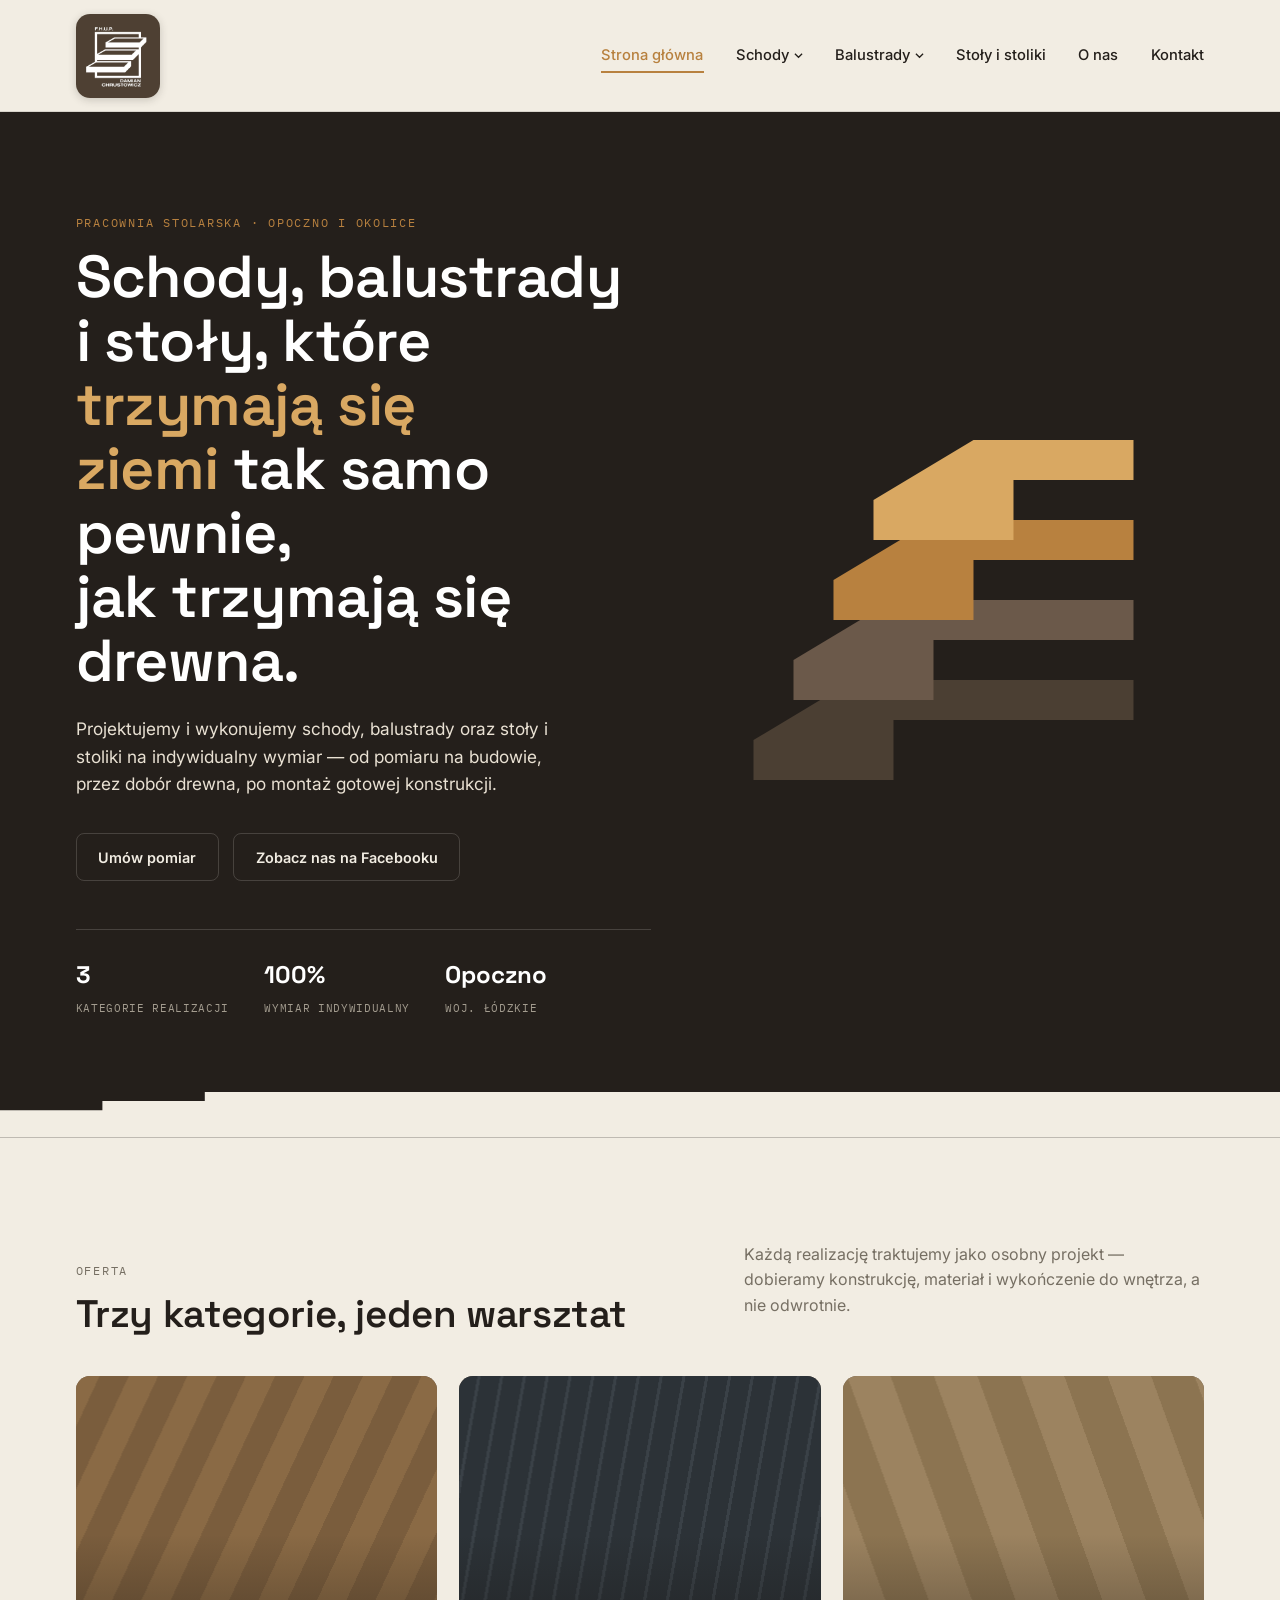
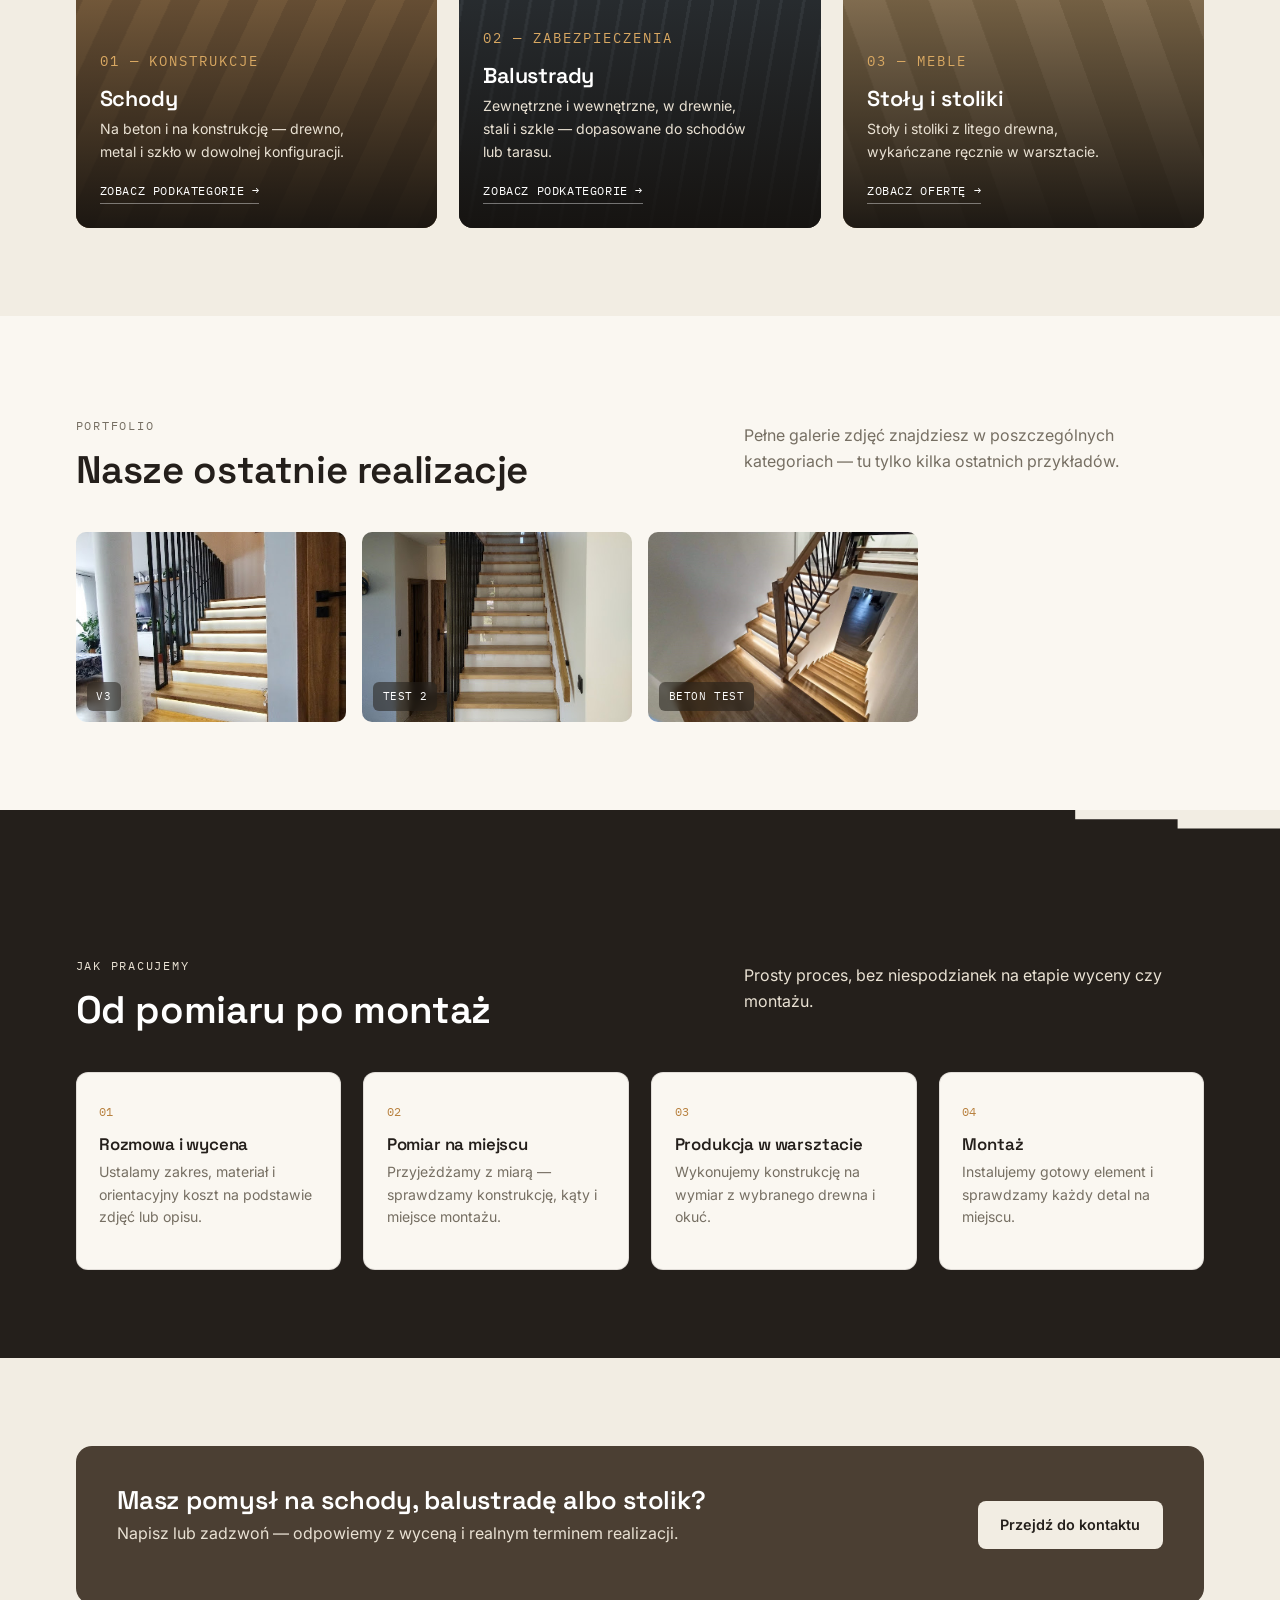
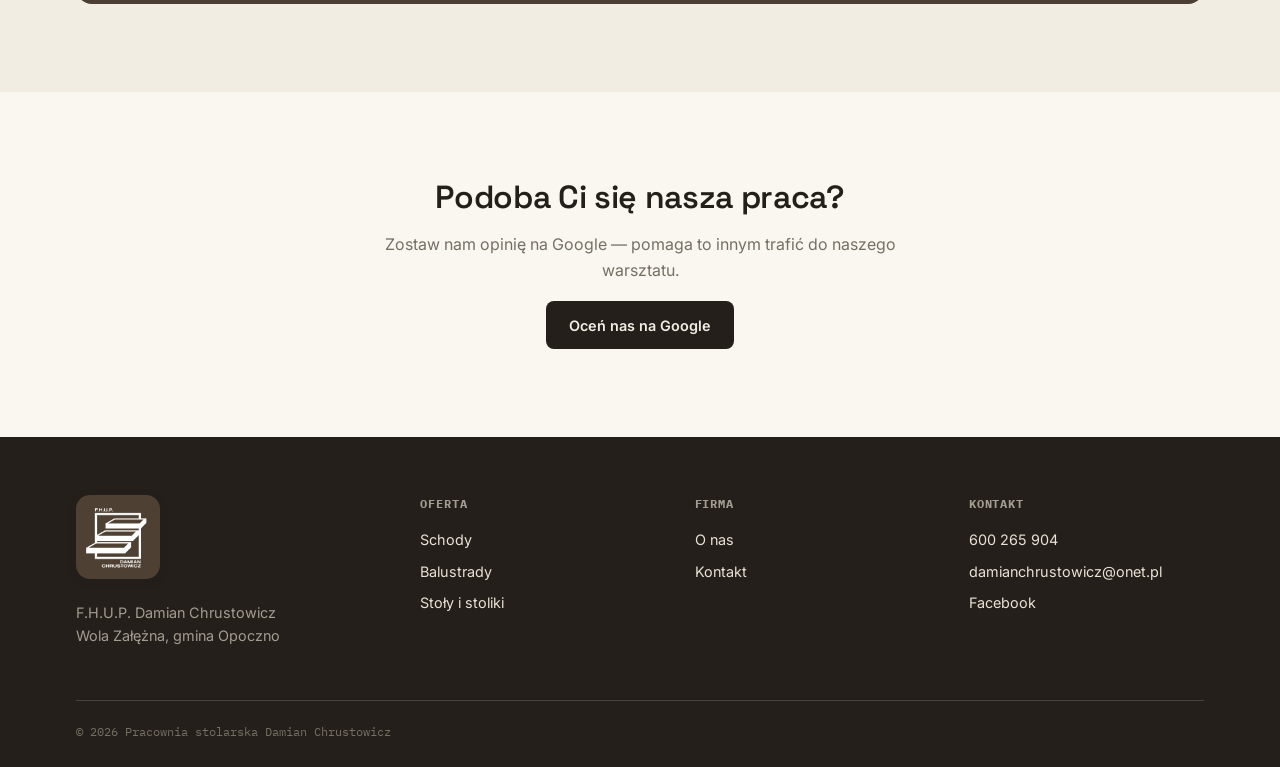
<file: index.html>
<!DOCTYPE html>
<html lang="pl">
<head>
<meta charset="UTF-8">
<meta name="viewport" content="width=device-width, initial-scale=1.0">
<title>F.H.U.P. Damian Chrustowicz — Schody, balustrady i stoły na wymiar | Opoczno</title>
<meta name="description" content="Pracownia stolarska Damian Chrustowicz — schody, balustrady oraz stoły i stoliki wykonywane na wymiar w okolicach Opoczna.">
<link rel="icon" href="assets/img/logo.png">
<link rel="stylesheet" href="assets/css/style.css">
</head>
<body>

<header class="topbar">
  <div class="topbar-inner">
    <a href="index.html" class="brand">
      <span class="brand-mark"><img src="assets/img/logo.png" alt="Logo F.H.U.P. Damian Chrustowicz"></span>
    </a>
    <ul class="nav-desktop">
      <li><a href="index.html" class="nav-link">Strona główna</a></li>
      <li>
        <a href="schody.html" class="nav-link has-dropdown">Schody
          <svg class="caret" viewBox="0 0 10 6" fill="none"><path d="M1 1L5 5L9 1" stroke="currentColor" stroke-width="1.4"/></svg>
        </a>
        <div class="dropdown">
          <a href="schody-na-beton.html">Schody na beton<small>Okładziny na konstrukcję betonową</small></a>
          <a href="schody-na-konstrukcje.html">Schody na konstrukcję<small>Pełna konstrukcja od podstaw</small></a>
        </div>
      </li>
      <li>
        <a href="balustrady.html" class="nav-link has-dropdown">Balustrady
          <svg class="caret" viewBox="0 0 10 6" fill="none"><path d="M1 1L5 5L9 1" stroke="currentColor" stroke-width="1.4"/></svg>
        </a>
        <div class="dropdown">
          <a href="balustrady-zewnetrzne.html">Balustrady zewnętrzne<small>Taras, balkon, wejście</small></a>
          <a href="balustrady-wewnetrzne.html">Balustrady wewnętrzne<small>Przy schodach i antresoli</small></a>
        </div>
      </li>
      <li><a href="stoliki.html" class="nav-link">Stoły i stoliki</a></li>      <li><a href="o-nas.html" class="nav-link">O nas</a></li>
      <li><a href="kontakt.html" class="nav-link">Kontakt</a></li>
    </ul>
    <button class="nav-toggle" aria-label="Otwórz menu" aria-expanded="false"><span></span></button>
  </div>
</header>

<section class="hero">
  <div class="hero-grid">
    <div class="reveal is-visible">
      <p class="eyebrow">Pracownia stolarska · Opoczno i okolice</p>
      <h1>Schody, balustrady<br>i stoły, które <em>trzymają się<br>ziemi</em> tak samo pewnie,<br>jak trzymają się drewna.</h1>
      <p class="lead">Projektujemy i wykonujemy schody, balustrady oraz stoły i stoliki na indywidualny wymiar — od pomiaru na budowie, przez dobór drewna, po montaż gotowej konstrukcji.</p>
      <div class="hero-cta">
        <a href="kontakt.html" class="btn btn-ghost on-dark">Umów pomiar</a>
        <a href="https://www.facebook.com/profile.php?id=61567282287597" class="btn btn-ghost on-dark">Zobacz nas na Facebooku</a>
      </div>
      <div class="hero-meta">
        <div><strong>3</strong><span>Kategorie realizacji</span></div>
        <div><strong>100%</strong><span>Wymiar indywidualny</span></div>
        <div><strong>Opoczno</strong><span>Woj. łódzkie</span></div>
      </div>
    </div>
    <div class="stairs-signature" aria-hidden="true">
      <svg viewBox="0 0 420 420">
        <g class="stair-step">
          <path d="M20 340 L120 280 L400 280 L400 320 L160 320 L160 380 L20 380 Z" fill="#4b3f33"/>
        </g>
        <g class="stair-step">
          <path d="M60 260 L160 200 L400 200 L400 240 L200 240 L200 300 L60 300 Z" fill="#6b594a"/>
        </g>
        <g class="stair-step">
          <path d="M100 180 L200 120 L400 120 L400 160 L240 160 L240 220 L100 220 Z" fill="#b8813f"/>
        </g>
        <g class="stair-step">
          <path d="M140 100 L240 40 L400 40 L400 80 L280 80 L280 140 L140 140 Z" fill="#d9a862"/>
        </g>
      </svg>
    </div>
  </div>
  <div class="stepped-divider to-cream" aria-hidden="true"></div>
</section>

<section class="section">
  <div class="wrap">
    <div class="section-head reveal">
      <div>
        <p class="eyebrow">Oferta</p>
        <h2>Trzy kategorie, jeden warsztat</h2>
      </div>
      <p>Każdą realizację traktujemy jako osobny projekt — dobieramy konstrukcję, materiał i wykończenie do wnętrza, a nie odwrotnie.</p>
    </div>

    <div class="cat-grid reveal-stagger">
      <a href="schody.html" class="cat-card">
        <div class="cat-ph ph-schody"></div>
        <div class="cat-card-body">
          <p class="eyebrow">01 — konstrukcje</p>
          <h3>Schody</h3>
          <p>Na beton i na konstrukcję — drewno, metal i szkło w dowolnej konfiguracji.</p>
          <span class="cat-link">Zobacz podkategorie →</span>
        </div>
      </a>
      <a href="balustrady.html" class="cat-card">
        <div class="cat-ph ph-balustrady"></div>
        <div class="cat-card-body">
          <p class="eyebrow">02 — zabezpieczenia</p>
          <h3>Balustrady</h3>
          <p>Zewnętrzne i wewnętrzne, w drewnie, stali i szkle — dopasowane do schodów lub tarasu.</p>
          <span class="cat-link">Zobacz podkategorie →</span>
        </div>
      </a>
      <a href="stoliki.html" class="cat-card">
        <div class="cat-ph ph-stoliki"></div>
        <div class="cat-card-body">
          <p class="eyebrow">03 — meble</p>
          <h3>Stoły i stoliki</h3>
          <p>Stoły i stoliki z litego drewna, wykańczane ręcznie w warsztacie.</p>
          <span class="cat-link">Zobacz ofertę →</span>
        </div>
      </a>
    </div>
  </div>
</section>

<section class="section paper">
  <div class="wrap">
    <div class="section-head reveal">
      <div>
        <p class="eyebrow">Portfolio</p>
        <h2>Nasze ostatnie realizacje</h2>
      </div>
      <p>Pełne galerie zdjęć znajdziesz w poszczególnych kategoriach — tu tylko kilka ostatnich przykładów.</p>
    </div>
    <div class="gallery" id="gallery-root" data-limit="6"></div>
  </div>
</section>

<div class="stepped-divider flip to-dark" aria-hidden="true"></div>
<section class="section dark">
  <div class="wrap">
    <div class="section-head reveal">
      <div>
        <p class="eyebrow">Jak pracujemy</p>
        <h2 style="color:#fff">Od pomiaru po montaż</h2>
      </div>
      <p>Prosty proces, bez niespodzianek na etapie wyceny czy montażu.</p>
    </div>
    <div class="process reveal-stagger">
      <div class="process-item">
        <span class="num">01</span>
        <h4>Rozmowa i wycena</h4>
        <p>Ustalamy zakres, materiał i orientacyjny koszt na podstawie zdjęć lub opisu.</p>
      </div>
      <div class="process-item">
        <span class="num">02</span>
        <h4>Pomiar na miejscu</h4>
        <p>Przyjeżdżamy z miarą — sprawdzamy konstrukcję, kąty i miejsce montażu.</p>
      </div>
      <div class="process-item">
        <span class="num">03</span>
        <h4>Produkcja w warsztacie</h4>
        <p>Wykonujemy konstrukcję na wymiar z wybranego drewna i okuć.</p>
      </div>
      <div class="process-item">
        <span class="num">04</span>
        <h4>Montaż</h4>
        <p>Instalujemy gotowy element i sprawdzamy każdy detal na miejscu.</p>
      </div>
    </div>
  </div>
</section>

<section class="section">
  <div class="wrap">
    <div class="cta-strip reveal">
      <div>
        <h3>Masz pomysł na schody, balustradę albo stolik?</h3>
        <p>Napisz lub zadzwoń — odpowiemy z wyceną i realnym terminem realizacji.</p>
      </div>
      <a href="kontakt.html" class="btn btn-primary" style="background:#f2ede3;color:#241f1b;">Przejdź do kontaktu</a>
    </div>
  </div>
</section>

<section class="section paper">
  <div class="wrap">
    <div class="reviews-box reveal">
      <h2>Podoba Ci się nasza praca?</h2>
      <p>Zostaw nam opinię na Google — pomaga to innym trafić do naszego warsztatu.</p>
      <a href="PODMIEN_NA_PRAWDZIWY_LINK_GOOGLE" target="_blank" rel="noopener" class="btn btn-primary">Oceń nas na Google</a>
    </div>
  </div>
</section>

<footer class="site-footer">
  <div class="wrap">
    <div class="footer-grid">
      <div class="footer-brand">
        <span class="brand-mark" style="display:inline-flex;"><img src="assets/img/logo.png" alt="Logo F.H.U.P. Damian Chrustowicz" style="border-radius:8px;"></span>
        <p>F.H.U.P.  Damian Chrustowicz<br> Wola Załężna, gmina Opoczno</p>
      </div>
      <div>
        <h5>Oferta</h5>
        <ul>
          <li><a href="schody.html">Schody</a></li>
          <li><a href="balustrady.html">Balustrady</a></li>
          <li><a href="stoliki.html">Stoły i stoliki</a></li>
        </ul>
      </div>
      <div>
        <h5>Firma</h5>
        <ul><li><a href="o-nas.html">O nas</a></li>
          <li><a href="kontakt.html">Kontakt</a></li>
        </ul>
      </div>
      <div>
        <h5>Kontakt</h5>
        <ul>
          <li><a href="tel:+48600265904">600 265 904</a></li>
          <li><a href="mailto:damianchrustowicz@onet.pl">damianchrustowicz@onet.pl</a></li>
          <li><a href="https://www.facebook.com/profile.php?id=61567282287597">Facebook</a></li>
        </ul>
      </div>
    </div>
    <div class="footer-bottom">
      <span>© <span data-year>2026</span> Pracownia stolarska Damian Chrustowicz</span>
    </div>
  </div>
</footer>

<script src="assets/js/script.js"></script>
<script src="assets/js/gallery.js"></script>
</body>
</html>
</file>
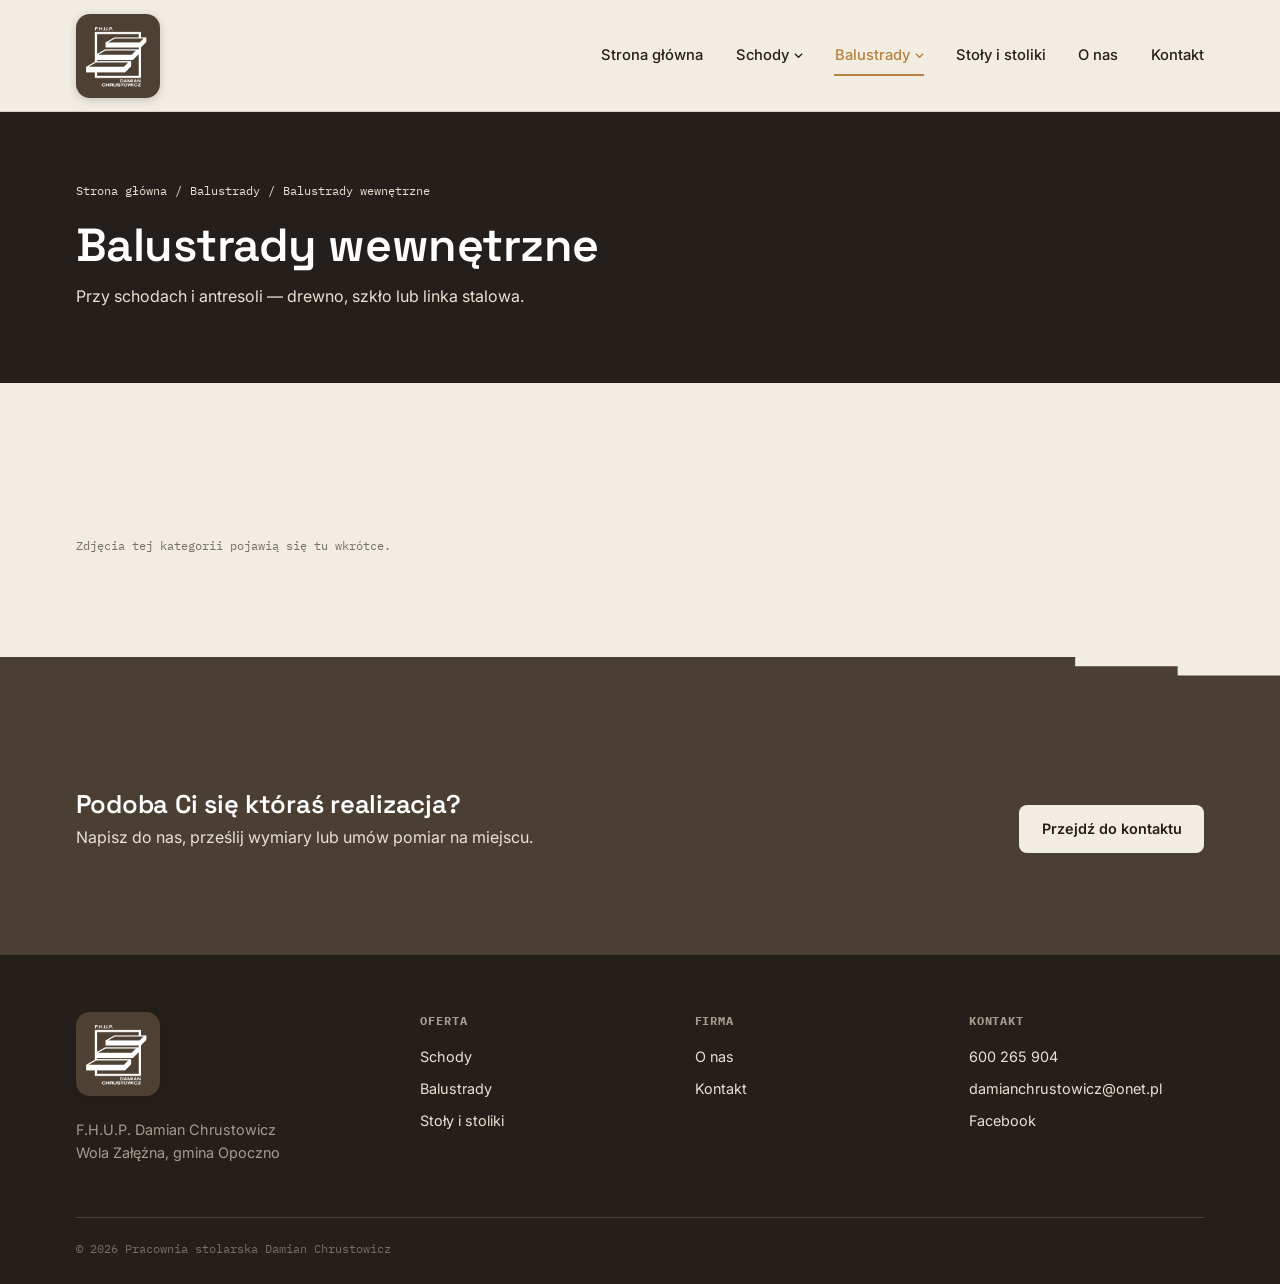
<file: balustrady-wewnetrzne.html>
<!DOCTYPE html>
<html lang="pl">
<head>
<meta charset="UTF-8">
<meta name="viewport" content="width=device-width, initial-scale=1.0">
<title>Balustrady wewnętrzne | Pracownia stolarska Damian Chrustowicz</title>
<meta name="description" content="Przy schodach i antresoli — drewno, szkło lub linka stalowa.">
<link rel="icon" href="assets/img/logo.png">
<link rel="stylesheet" href="assets/css/style.css">
</head>
<body>

<header class="topbar">
  <div class="topbar-inner">
    <a href="index.html" class="brand">
      <span class="brand-mark"><img src="assets/img/logo.png" alt="Logo F.H.U.P. Damian Chrustowicz"></span>
    </a>
    <ul class="nav-desktop">
      <li><a href="index.html" class="nav-link">Strona główna</a></li>
      <li>
        <a href="schody.html" class="nav-link has-dropdown">Schody
          <svg class="caret" viewBox="0 0 10 6" fill="none"><path d="M1 1L5 5L9 1" stroke="currentColor" stroke-width="1.4"/></svg>
        </a>
        <div class="dropdown">
          <a href="schody-na-beton.html">Schody na beton<small>Okładziny na konstrukcję betonową</small></a>
          <a href="schody-na-konstrukcje.html">Schody na konstrukcję<small>Pełna konstrukcja od podstaw</small></a>
        </div>
      </li>
      <li>
        <a href="balustrady.html" class="nav-link has-dropdown">Balustrady
          <svg class="caret" viewBox="0 0 10 6" fill="none"><path d="M1 1L5 5L9 1" stroke="currentColor" stroke-width="1.4"/></svg>
        </a>
        <div class="dropdown">
          <a href="balustrady-zewnetrzne.html">Balustrady zewnętrzne<small>Taras, balkon, wejście</small></a>
          <a href="balustrady-wewnetrzne.html">Balustrady wewnętrzne<small>Przy schodach i antresoli</small></a>
        </div>
      </li>
      <li><a href="stoliki.html" class="nav-link">Stoły i stoliki</a></li>      <li><a href="o-nas.html" class="nav-link">O nas</a></li>
      <li><a href="kontakt.html" class="nav-link">Kontakt</a></li>
    </ul>
    <button class="nav-toggle" aria-label="Otwórz menu" aria-expanded="false"><span></span></button>
  </div>
</header>

<section class="page-hero">
  <div class="wrap reveal is-visible">
    <p class="breadcrumbs"><a href="index.html">Strona główna</a> / <a href="balustrady.html">Balustrady</a> / <span>Balustrady wewnętrzne</span></p>
    <h1>Balustrady wewnętrzne</h1>
    <p>Przy schodach i antresoli — drewno, szkło lub linka stalowa.</p>
  </div>
</section>
<div class="stepped-divider to-cream" aria-hidden="true"></div>

<section class="section">
  <div class="wrap">
    <div class="gallery gallery-full" id="gallery-root" data-category="Balustrady wewnętrzne" data-limit="8"></div>  </div>
</section>

<div class="stepped-divider flip to-taupe" aria-hidden="true"></div>
<section class="section taupe">
  <div class="wrap">
    <div class="cta-strip reveal" style="background:transparent;padding:0;">
      <div>
        <h3>Podoba Ci się któraś realizacja?</h3>
        <p>Napisz do nas, prześlij wymiary lub umów pomiar na miejscu.</p>
      </div>
      <a href="kontakt.html" class="btn btn-primary" style="background:#f2ede3;color:#241f1b;">Przejdź do kontaktu</a>
    </div>
  </div>
</section>

<footer class="site-footer">
  <div class="wrap">
    <div class="footer-grid">
      <div class="footer-brand">
        <span class="brand-mark" style="display:inline-flex;"><img src="assets/img/logo.png" alt="Logo F.H.U.P. Damian Chrustowicz" style="border-radius:8px;"></span>
        <p>F.H.U.P.  Damian Chrustowicz<br> Wola Załężna, gmina Opoczno</p>
      </div>
      <div>
        <h5>Oferta</h5>
        <ul>
          <li><a href="schody.html">Schody</a></li>
          <li><a href="balustrady.html">Balustrady</a></li>
          <li><a href="stoliki.html">Stoły i stoliki</a></li>
        </ul>
      </div>
      <div>
        <h5>Firma</h5>
        <ul><li><a href="o-nas.html">O nas</a></li>
          <li><a href="kontakt.html">Kontakt</a></li>
        </ul>
      </div>
      <div>
        <h5>Kontakt</h5>
        <ul>
          <li><a href="tel:+48600265904">600 265 904</a></li>
          <li><a href="mailto:damianchrustowicz@onet.pl">damianchrustowicz@onet.pl</a></li>
          <li><a href="https://www.facebook.com/profile.php?id=61567282287597">Facebook</a></li>
        </ul>
      </div>
    </div>
    <div class="footer-bottom">
      <span>© <span data-year>2026</span> Pracownia stolarska Damian Chrustowicz</span>
    </div>
  </div>
</footer>

<script src="assets/js/script.js"></script>
<script src="assets/js/gallery.js"></script>
</body>
</html>
</file>
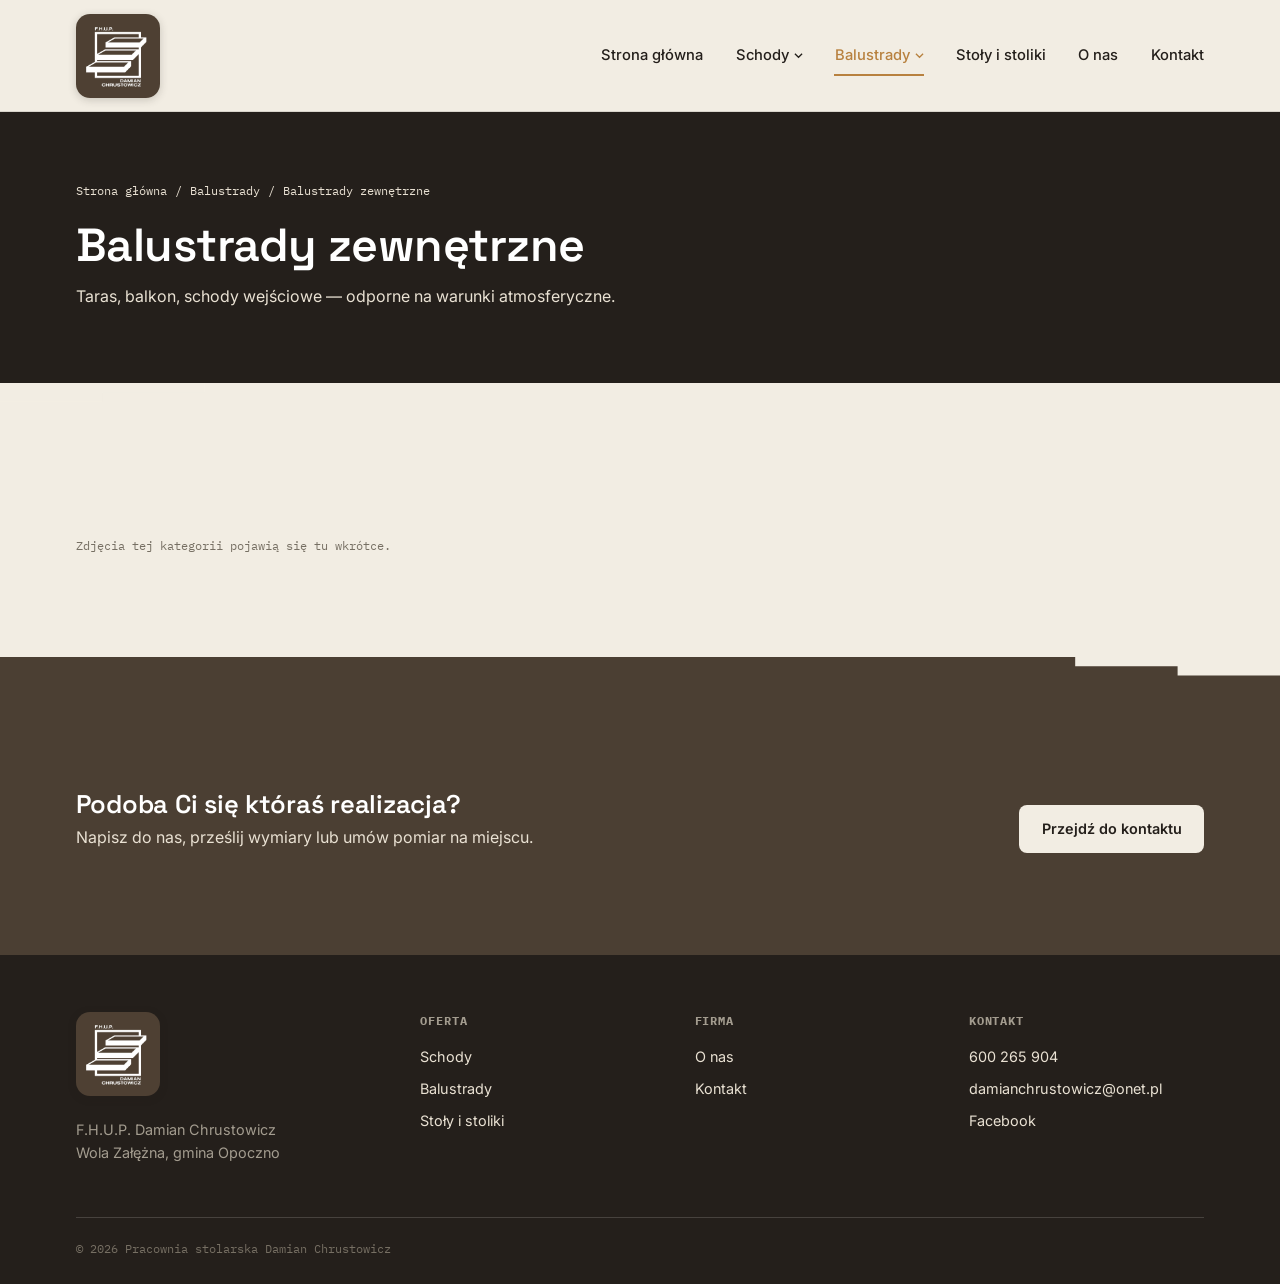
<file: balustrady-zewnetrzne.html>
<!DOCTYPE html>
<html lang="pl">
<head>
<meta charset="UTF-8">
<meta name="viewport" content="width=device-width, initial-scale=1.0">
<title>Balustrady zewnętrzne | Pracownia stolarska Damian Chrustowicz</title>
<meta name="description" content="Taras, balkon, schody wejściowe — odporne na warunki atmosferyczne.">
<link rel="icon" href="assets/img/logo.png">
<link rel="stylesheet" href="assets/css/style.css">
</head>
<body>

<header class="topbar">
  <div class="topbar-inner">
    <a href="index.html" class="brand">
      <span class="brand-mark"><img src="assets/img/logo.png" alt="Logo F.H.U.P. Damian Chrustowicz"></span>
    </a>
    <ul class="nav-desktop">
      <li><a href="index.html" class="nav-link">Strona główna</a></li>
      <li>
        <a href="schody.html" class="nav-link has-dropdown">Schody
          <svg class="caret" viewBox="0 0 10 6" fill="none"><path d="M1 1L5 5L9 1" stroke="currentColor" stroke-width="1.4"/></svg>
        </a>
        <div class="dropdown">
          <a href="schody-na-beton.html">Schody na beton<small>Okładziny na konstrukcję betonową</small></a>
          <a href="schody-na-konstrukcje.html">Schody na konstrukcję<small>Pełna konstrukcja od podstaw</small></a>
        </div>
      </li>
      <li>
        <a href="balustrady.html" class="nav-link has-dropdown">Balustrady
          <svg class="caret" viewBox="0 0 10 6" fill="none"><path d="M1 1L5 5L9 1" stroke="currentColor" stroke-width="1.4"/></svg>
        </a>
        <div class="dropdown">
          <a href="balustrady-zewnetrzne.html">Balustrady zewnętrzne<small>Taras, balkon, wejście</small></a>
          <a href="balustrady-wewnetrzne.html">Balustrady wewnętrzne<small>Przy schodach i antresoli</small></a>
        </div>
      </li>
      <li><a href="stoliki.html" class="nav-link">Stoły i stoliki</a></li>      <li><a href="o-nas.html" class="nav-link">O nas</a></li>
      <li><a href="kontakt.html" class="nav-link">Kontakt</a></li>
    </ul>
    <button class="nav-toggle" aria-label="Otwórz menu" aria-expanded="false"><span></span></button>
  </div>
</header>

<section class="page-hero">
  <div class="wrap reveal is-visible">
    <p class="breadcrumbs"><a href="index.html">Strona główna</a> / <a href="balustrady.html">Balustrady</a> / <span>Balustrady zewnętrzne</span></p>
    <h1>Balustrady zewnętrzne</h1>
    <p>Taras, balkon, schody wejściowe — odporne na warunki atmosferyczne.</p>
  </div>
</section>
<div class="stepped-divider to-cream" aria-hidden="true"></div>

<section class="section">
  <div class="wrap">
    <div class="gallery gallery-full" id="gallery-root" data-category="Balustrady zewnętrzne" data-limit="8"></div>  </div>
</section>

<div class="stepped-divider flip to-taupe" aria-hidden="true"></div>
<section class="section taupe">
  <div class="wrap">
    <div class="cta-strip reveal" style="background:transparent;padding:0;">
      <div>
        <h3>Podoba Ci się któraś realizacja?</h3>
        <p>Napisz do nas, prześlij wymiary lub umów pomiar na miejscu.</p>
      </div>
      <a href="kontakt.html" class="btn btn-primary" style="background:#f2ede3;color:#241f1b;">Przejdź do kontaktu</a>
    </div>
  </div>
</section>

<footer class="site-footer">
  <div class="wrap">
    <div class="footer-grid">
      <div class="footer-brand">
        <span class="brand-mark" style="display:inline-flex;"><img src="assets/img/logo.png" alt="Logo F.H.U.P. Damian Chrustowicz" style="border-radius:8px;"></span>
        <p>F.H.U.P.  Damian Chrustowicz<br> Wola Załężna, gmina Opoczno</p>
      </div>
      <div>
        <h5>Oferta</h5>
        <ul>
          <li><a href="schody.html">Schody</a></li>
          <li><a href="balustrady.html">Balustrady</a></li>
          <li><a href="stoliki.html">Stoły i stoliki</a></li>
        </ul>
      </div>
      <div>
        <h5>Firma</h5>
        <ul><li><a href="o-nas.html">O nas</a></li>
          <li><a href="kontakt.html">Kontakt</a></li>
        </ul>
      </div>
      <div>
        <h5>Kontakt</h5>
        <ul>
          <li><a href="tel:+48600265904">600 265 904</a></li>
          <li><a href="mailto:damianchrustowicz@onet.pl">damianchrustowicz@onet.pl</a></li>
          <li><a href="https://www.facebook.com/profile.php?id=61567282287597">Facebook</a></li>
        </ul>
      </div>
    </div>
    <div class="footer-bottom">
      <span>© <span data-year>2026</span> Pracownia stolarska Damian Chrustowicz</span>
    </div>
  </div>
</footer>

<script src="assets/js/script.js"></script>
<script src="assets/js/gallery.js"></script>
</body>
</html>
</file>
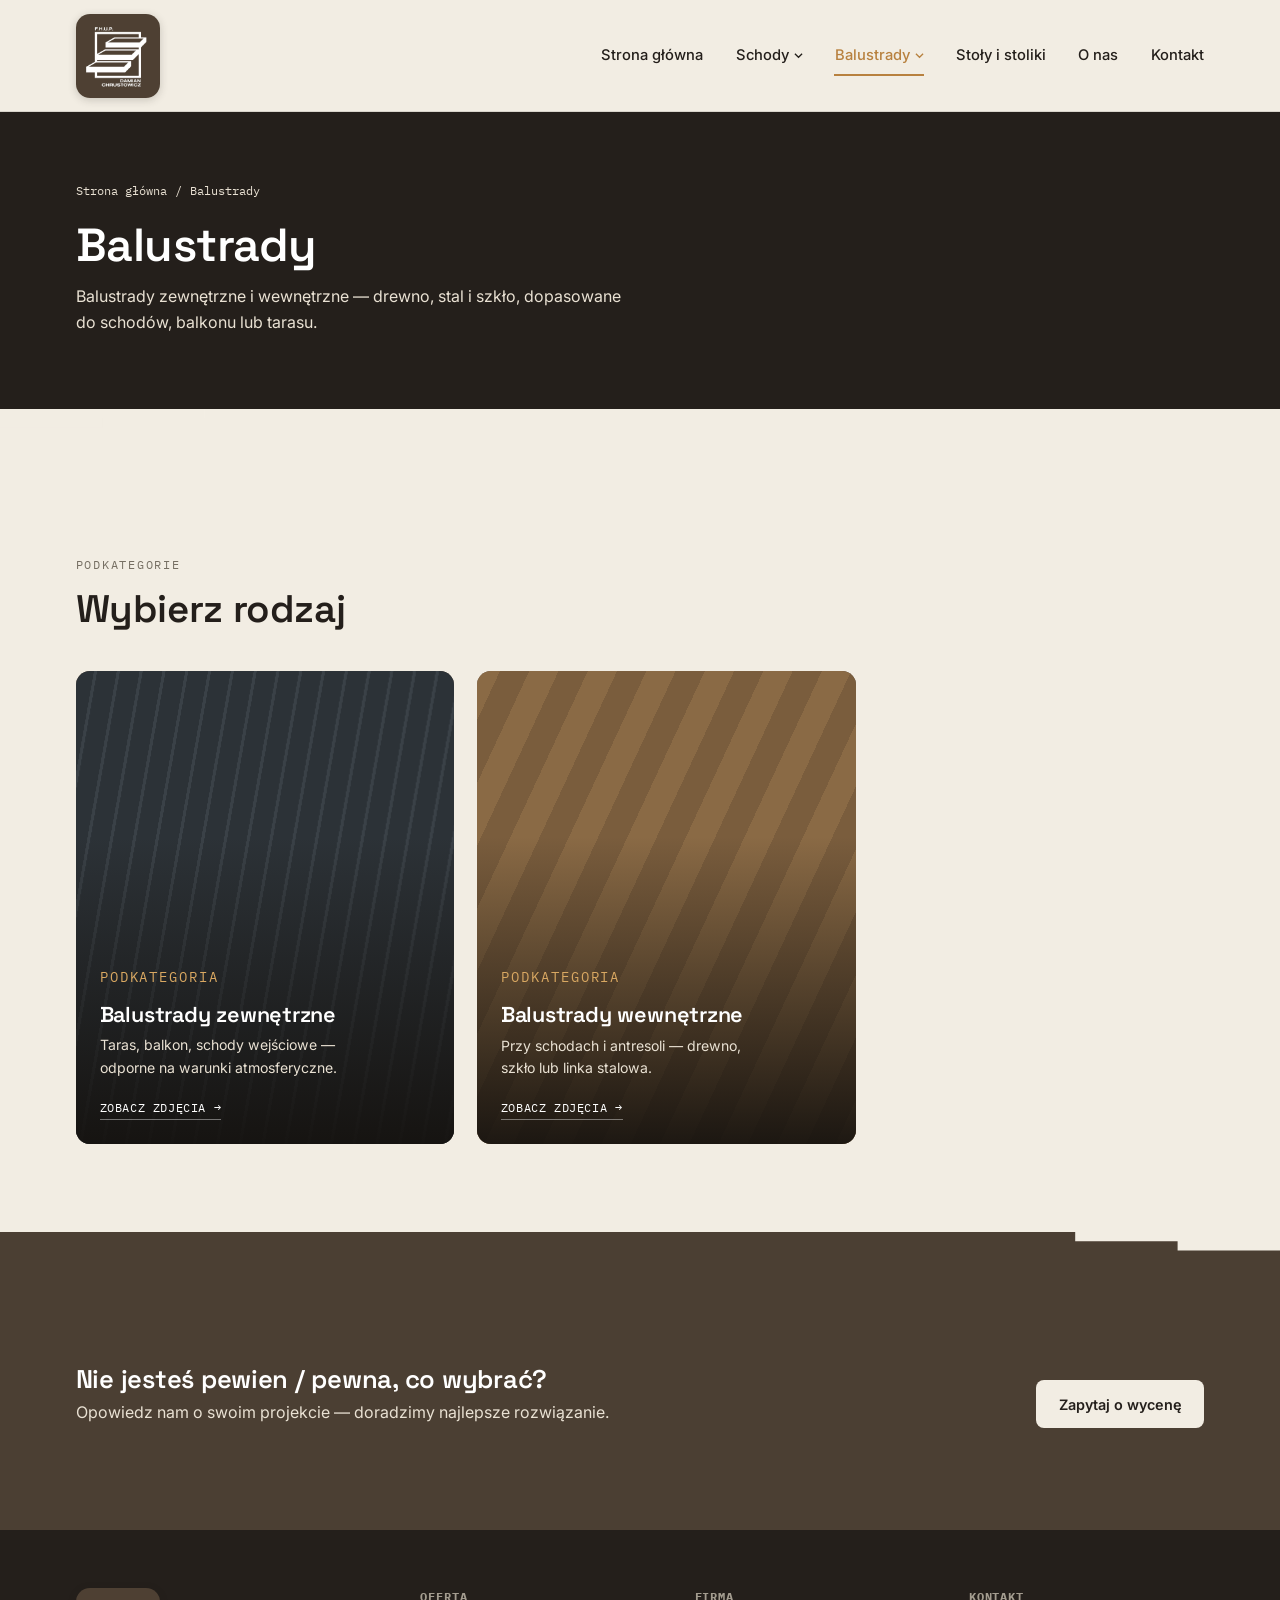
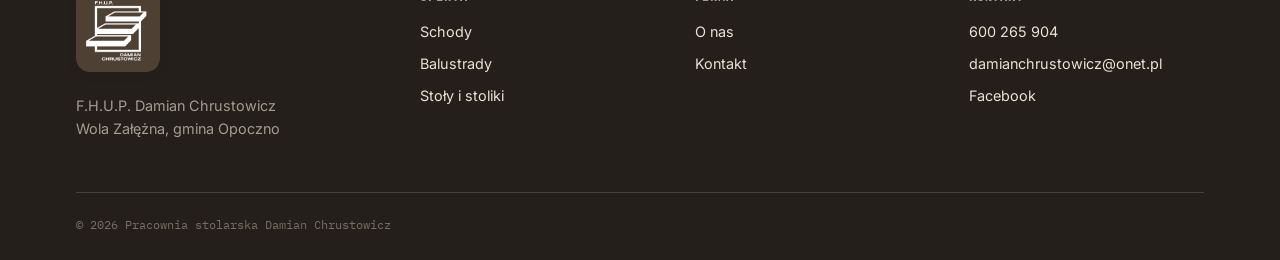
<file: balustrady.html>
<!DOCTYPE html>
<html lang="pl">
<head>
<meta charset="UTF-8">
<meta name="viewport" content="width=device-width, initial-scale=1.0">
<title>Balustrady | Pracownia stolarska Damian Chrustowicz</title>
<meta name="description" content="Balustrady zewnętrzne i wewnętrzne — drewno, stal i szkło, dopasowane do schodów, balkonu lub tarasu.">
<link rel="icon" href="assets/img/logo.png">
<link rel="stylesheet" href="assets/css/style.css">
</head>
<body>

<header class="topbar">
  <div class="topbar-inner">
    <a href="index.html" class="brand">
      <span class="brand-mark"><img src="assets/img/logo.png" alt="Logo F.H.U.P. Damian Chrustowicz"></span>
    </a>
    <ul class="nav-desktop">
      <li><a href="index.html" class="nav-link">Strona główna</a></li>
      <li>
        <a href="schody.html" class="nav-link has-dropdown">Schody
          <svg class="caret" viewBox="0 0 10 6" fill="none"><path d="M1 1L5 5L9 1" stroke="currentColor" stroke-width="1.4"/></svg>
        </a>
        <div class="dropdown">
          <a href="schody-na-beton.html">Schody na beton<small>Okładziny na konstrukcję betonową</small></a>
          <a href="schody-na-konstrukcje.html">Schody na konstrukcję<small>Pełna konstrukcja od podstaw</small></a>
        </div>
      </li>
      <li>
        <a href="balustrady.html" class="nav-link has-dropdown">Balustrady
          <svg class="caret" viewBox="0 0 10 6" fill="none"><path d="M1 1L5 5L9 1" stroke="currentColor" stroke-width="1.4"/></svg>
        </a>
        <div class="dropdown">
          <a href="balustrady-zewnetrzne.html">Balustrady zewnętrzne<small>Taras, balkon, wejście</small></a>
          <a href="balustrady-wewnetrzne.html">Balustrady wewnętrzne<small>Przy schodach i antresoli</small></a>
        </div>
      </li>
      <li><a href="stoliki.html" class="nav-link">Stoły i stoliki</a></li>      <li><a href="o-nas.html" class="nav-link">O nas</a></li>
      <li><a href="kontakt.html" class="nav-link">Kontakt</a></li>
    </ul>
    <button class="nav-toggle" aria-label="Otwórz menu" aria-expanded="false"><span></span></button>
  </div>
</header>

<section class="page-hero">
  <div class="wrap reveal is-visible">
    <p class="breadcrumbs"><a href="index.html">Strona główna</a> / <span>Balustrady</span></p>
    <h1>Balustrady</h1>
    <p>Balustrady zewnętrzne i wewnętrzne — drewno, stal i szkło, dopasowane do schodów, balkonu lub tarasu.</p>
  </div>
</section>
<div class="stepped-divider to-cream" aria-hidden="true"></div>

<section class="section">
  <div class="wrap">
    <div class="section-head reveal">
      <div>
        <p class="eyebrow">Podkategorie</p>
        <h2>Wybierz rodzaj</h2>
      </div>
    </div>
    <div class="cat-grid cols-2 reveal-stagger">
      <a href="balustrady-zewnetrzne.html" class="cat-card">
        <div class="cat-ph ph-balustrady"></div>
        <div class="cat-card-body">
          <p class="eyebrow">Podkategoria</p>
          <h3>Balustrady zewnętrzne</h3>
          <p>Taras, balkon, schody wejściowe — odporne na warunki atmosferyczne.</p>
          <span class="cat-link">Zobacz zdjęcia →</span>
        </div>
      </a>
      <a href="balustrady-wewnetrzne.html" class="cat-card">
        <div class="cat-ph ph-schody"></div>
        <div class="cat-card-body">
          <p class="eyebrow">Podkategoria</p>
          <h3>Balustrady wewnętrzne</h3>
          <p>Przy schodach i antresoli — drewno, szkło lub linka stalowa.</p>
          <span class="cat-link">Zobacz zdjęcia →</span>
        </div>
      </a>
    </div>
  </div>
</section>

<div class="stepped-divider flip to-taupe" aria-hidden="true"></div>
<section class="section taupe">
  <div class="wrap">
    <div class="cta-strip reveal" style="background:transparent;padding:0;">
      <div>
        <h3>Nie jesteś pewien / pewna, co wybrać?</h3>
        <p>Opowiedz nam o swoim projekcie — doradzimy najlepsze rozwiązanie.</p>
      </div>
      <a href="kontakt.html" class="btn btn-primary" style="background:#f2ede3;color:#241f1b;">Zapytaj o wycenę</a>
    </div>
  </div>
</section>

<footer class="site-footer">
  <div class="wrap">
    <div class="footer-grid">
      <div class="footer-brand">
        <span class="brand-mark" style="display:inline-flex;"><img src="assets/img/logo.png" alt="Logo F.H.U.P. Damian Chrustowicz" style="border-radius:8px;"></span>
        <p>F.H.U.P.  Damian Chrustowicz<br> Wola Załężna, gmina Opoczno</p>
      </div>
      <div>
        <h5>Oferta</h5>
        <ul>
          <li><a href="schody.html">Schody</a></li>
          <li><a href="balustrady.html">Balustrady</a></li>
          <li><a href="stoliki.html">Stoły i stoliki</a></li>
        </ul>
      </div>
      <div>
        <h5>Firma</h5>
        <ul><li><a href="o-nas.html">O nas</a></li>
          <li><a href="kontakt.html">Kontakt</a></li>
        </ul>
      </div>
      <div>
        <h5>Kontakt</h5>
        <ul>
          <li><a href="tel:+48600265904">600 265 904</a></li>
          <li><a href="mailto:damianchrustowicz@onet.pl">damianchrustowicz@onet.pl</a></li>
          <li><a href="https://www.facebook.com/profile.php?id=61567282287597">Facebook</a></li>
        </ul>
      </div>
    </div>
    <div class="footer-bottom">
      <span>© <span data-year>2026</span> Pracownia stolarska Damian Chrustowicz</span>
    </div>
  </div>
</footer>

<script src="assets/js/script.js"></script>
</body>
</html>
</file>
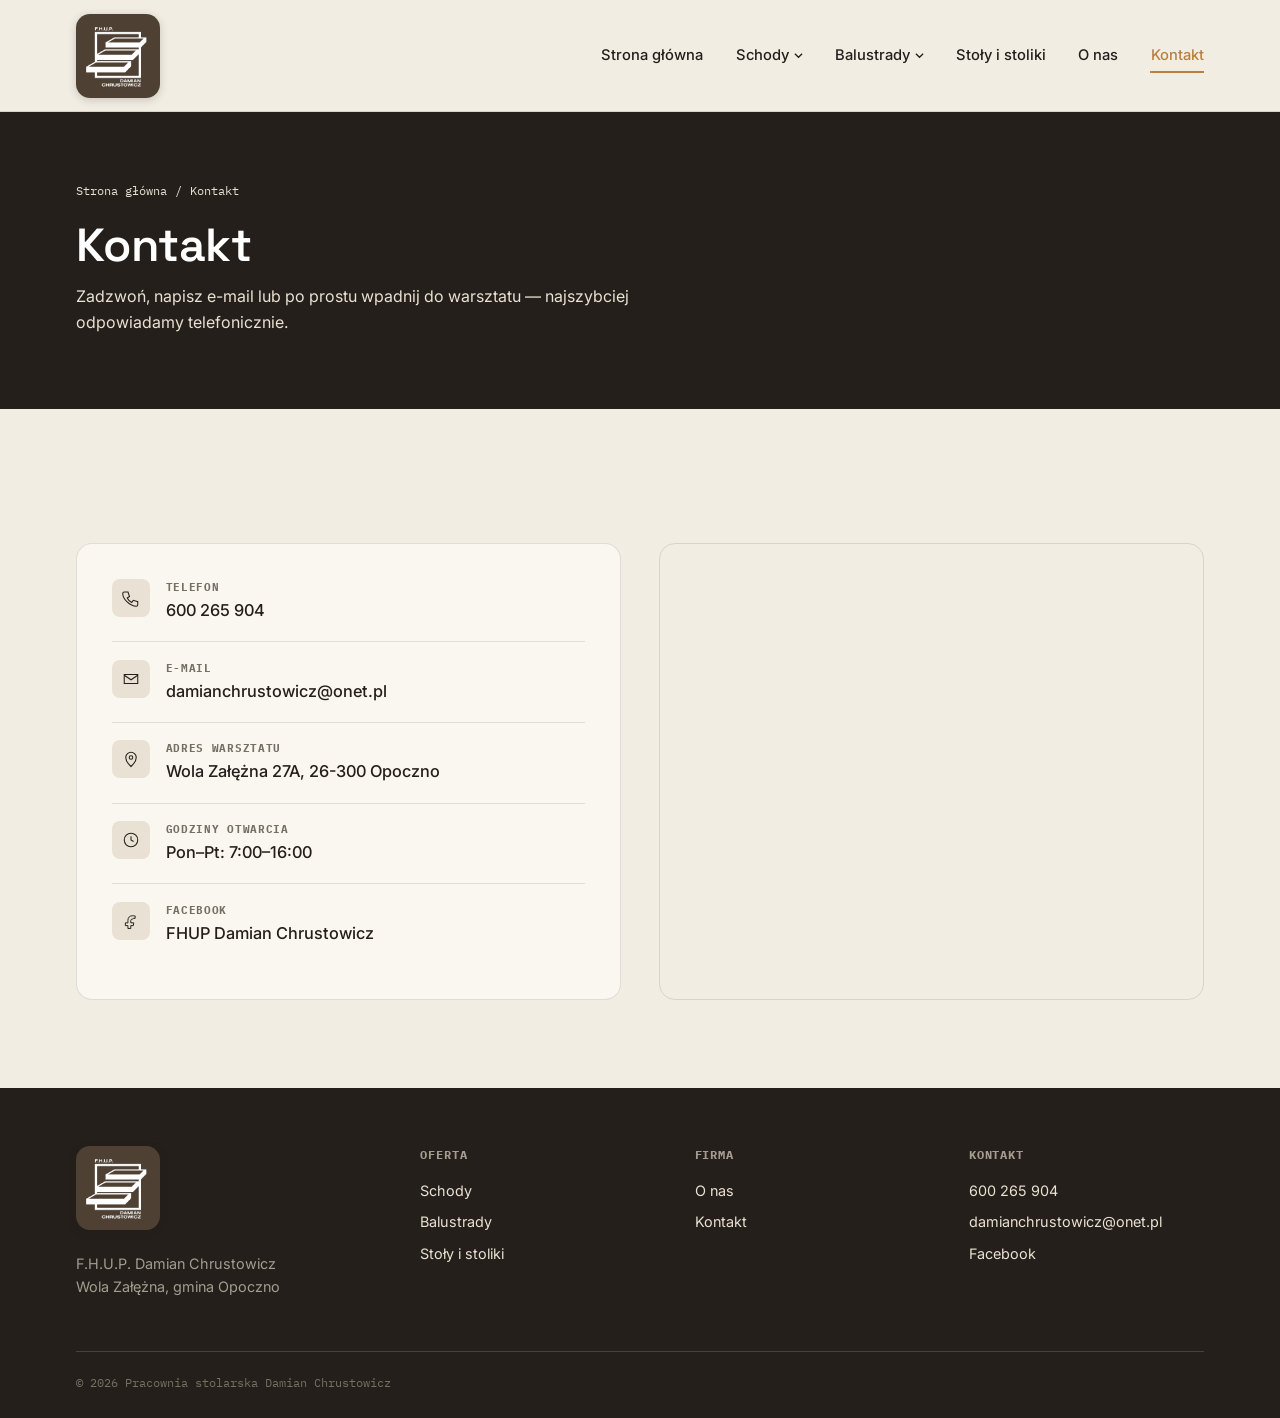
<file: kontakt.html>
<!DOCTYPE html>
<html lang="pl">
<head>
<meta charset="UTF-8">
<meta name="viewport" content="width=device-width, initial-scale=1.0">
<title>Kontakt | Pracownia stolarska Damian Chrustowicz — Opoczno</title>
<meta name="description" content="Dane kontaktowe pracowni stolarskiej Damian Chrustowicz — telefon, e-mail, adres warsztatu w Woli Załężnej, gmina Opoczno, oraz mapa dojazdu.">
<link rel="icon" href="assets/img/logo.png">
<link rel="stylesheet" href="assets/css/style.css">
</head>
<body>

<header class="topbar">
  <div class="topbar-inner">
    <a href="index.html" class="brand">
      <span class="brand-mark"><img src="assets/img/logo.png" alt="Logo F.H.U.P. Damian Chrustowicz"></span>
    </a>
    <ul class="nav-desktop">
      <li><a href="index.html" class="nav-link">Strona główna</a></li>
      <li>
        <a href="schody.html" class="nav-link has-dropdown">Schody
          <svg class="caret" viewBox="0 0 10 6" fill="none"><path d="M1 1L5 5L9 1" stroke="currentColor" stroke-width="1.4"/></svg>
        </a>
        <div class="dropdown">
          <a href="schody-na-beton.html">Schody na beton<small>Okładziny na konstrukcję betonową</small></a>
          <a href="schody-na-konstrukcje.html">Schody na konstrukcję<small>Pełna konstrukcja od podstaw</small></a>
        </div>
      </li>
      <li>
        <a href="balustrady.html" class="nav-link has-dropdown">Balustrady
          <svg class="caret" viewBox="0 0 10 6" fill="none"><path d="M1 1L5 5L9 1" stroke="currentColor" stroke-width="1.4"/></svg>
        </a>
        <div class="dropdown">
          <a href="balustrady-zewnetrzne.html">Balustrady zewnętrzne<small>Taras, balkon, wejście</small></a>
          <a href="balustrady-wewnetrzne.html">Balustrady wewnętrzne<small>Przy schodach i antresoli</small></a>
        </div>
      </li>
      <li><a href="stoliki.html" class="nav-link">Stoły i stoliki</a></li>      <li><a href="o-nas.html" class="nav-link">O nas</a></li>
      <li><a href="kontakt.html" class="nav-link">Kontakt</a></li>
    </ul>
    <button class="nav-toggle" aria-label="Otwórz menu" aria-expanded="false"><span></span></button>
  </div>
</header>

<section class="page-hero">
  <div class="wrap reveal is-visible">
    <p class="breadcrumbs"><a href="index.html">Strona główna</a> / <span>Kontakt</span></p>
    <h1>Kontakt</h1>
    <p>Zadzwoń, napisz e-mail lub po prostu wpadnij do warsztatu — najszybciej odpowiadamy telefonicznie.</p>
  </div>
</section>
<div class="stepped-divider to-cream" aria-hidden="true"></div>

<section class="section">
  <div class="wrap contact-grid">
    <div class="contact-card reveal">
      <div class="contact-row">
        <span class="ic"><svg viewBox="0 0 24 24" fill="none"><path d="M4 4h4l2 6-3 2a12 12 0 006 6l2-3 6 2v4a2 2 0 01-2 2C10.6 23 1 13.4 1 6a2 2 0 012-2z" stroke="#241f1b" stroke-width="1.4"/></svg></span>
        <div>
          <strong>Telefon</strong>
          <a href="tel:+48600265904">600 265 904</a>
        </div>
      </div>
      <div class="contact-row">
        <span class="ic"><svg viewBox="0 0 24 24" fill="none"><path d="M3 6h18v12H3z" stroke="#241f1b" stroke-width="1.4"/><path d="M3 7l9 6 9-6" stroke="#241f1b" stroke-width="1.4"/></svg></span>
        <div>
          <strong>E-mail</strong>
          <a href="mailto:damianchrustowicz@onet.pl">damianchrustowicz@onet.pl</a>
        </div>
      </div>
      <div class="contact-row">
        <span class="ic"><svg viewBox="0 0 24 24" fill="none"><path d="M12 22s7-6.5 7-12a7 7 0 10-14 0c0 5.5 7 12 7 12z" stroke="#241f1b" stroke-width="1.4"/><circle cx="12" cy="10" r="2.4" stroke="#241f1b" stroke-width="1.4"/></svg></span>
        <div>
          <strong>Adres warsztatu</strong>
          <span class="val">Wola Załężna 27A, 26-300 Opoczno</span>
        </div>
      </div>
      <div class="contact-row">
        <span class="ic"><svg viewBox="0 0 24 24" fill="none"><circle cx="12" cy="12" r="9" stroke="#241f1b" stroke-width="1.4"/><path d="M12 7v5l3.5 2" stroke="#241f1b" stroke-width="1.4"/></svg></span>
        <div>
          <strong>Godziny otwarcia</strong>
          <span class="val">Pon–Pt: 7:00–16:00</span>
        </div>
      </div>
      <div class="contact-row">
        <span class="ic"><svg viewBox="0 0 24 24" fill="none"><path d="M15 8.5h2.5V5.2c-.43-.06-1.9-.2-3.6-.2-3.56 0-6 2.17-6 6.15v3.3H4.5v3.7H7.9V22h3.8v-3.85h3.4l.55-3.7h-3.95v-2.9c0-1.07.3-1.8 1.8-1.8Z" stroke="currentColor" stroke-width="1.3" stroke-linejoin="round"/></svg></span>
        <div>
          <strong>Facebook</strong>
          <a href="https://www.facebook.com/profile.php?id=61567282287597">FHUP Damian Chrustowicz</a>
        </div>
      </div>
    </div>

    <div class="map-frame reveal">
      <iframe
        src="https://www.google.com/maps?q=Wola+Za%C5%82%C4%99%C5%BCna+27A%2C+26-300+Opoczno%2C+Poland&output=embed"
        title="Mapa dojazdu do pracowni stolarskiej Damian Chrustowicz, Wola Załężna 27A, Opoczno"
        loading="lazy"
        referrerpolicy="no-referrer-when-downgrade">
      </iframe>
    </div>
  </div>
</section>

<footer class="site-footer">
  <div class="wrap">
    <div class="footer-grid">
      <div class="footer-brand">
        <span class="brand-mark" style="display:inline-flex;"><img src="assets/img/logo.png" alt="Logo F.H.U.P. Damian Chrustowicz" style="border-radius:8px;"></span>
        <p>F.H.U.P.  Damian Chrustowicz<br> Wola Załężna, gmina Opoczno</p>
      </div>
      <div>
        <h5>Oferta</h5>
        <ul>
          <li><a href="schody.html">Schody</a></li>
          <li><a href="balustrady.html">Balustrady</a></li>
          <li><a href="stoliki.html">Stoły i stoliki</a></li>
        </ul>
      </div>
      <div>
        <h5>Firma</h5>
        <ul><li><a href="o-nas.html">O nas</a></li>
          <li><a href="kontakt.html">Kontakt</a></li>
        </ul>
      </div>
      <div>
        <h5>Kontakt</h5>
        <ul>
          <li><a href="tel:+48600265904">600 265 904</a></li>
          <li><a href="mailto:damianchrustowicz@onet.pl">damianchrustowicz@onet.pl</a></li>
          <li><a href="https://www.facebook.com/profile.php?id=61567282287597">Facebook</a></li>
        </ul>
      </div>
    </div>
    <div class="footer-bottom">
      <span>© <span data-year>2026</span> Pracownia stolarska Damian Chrustowicz</span>
    </div>
  </div>
</footer>

<script src="assets/js/script.js"></script>
</body>
</html>
</file>
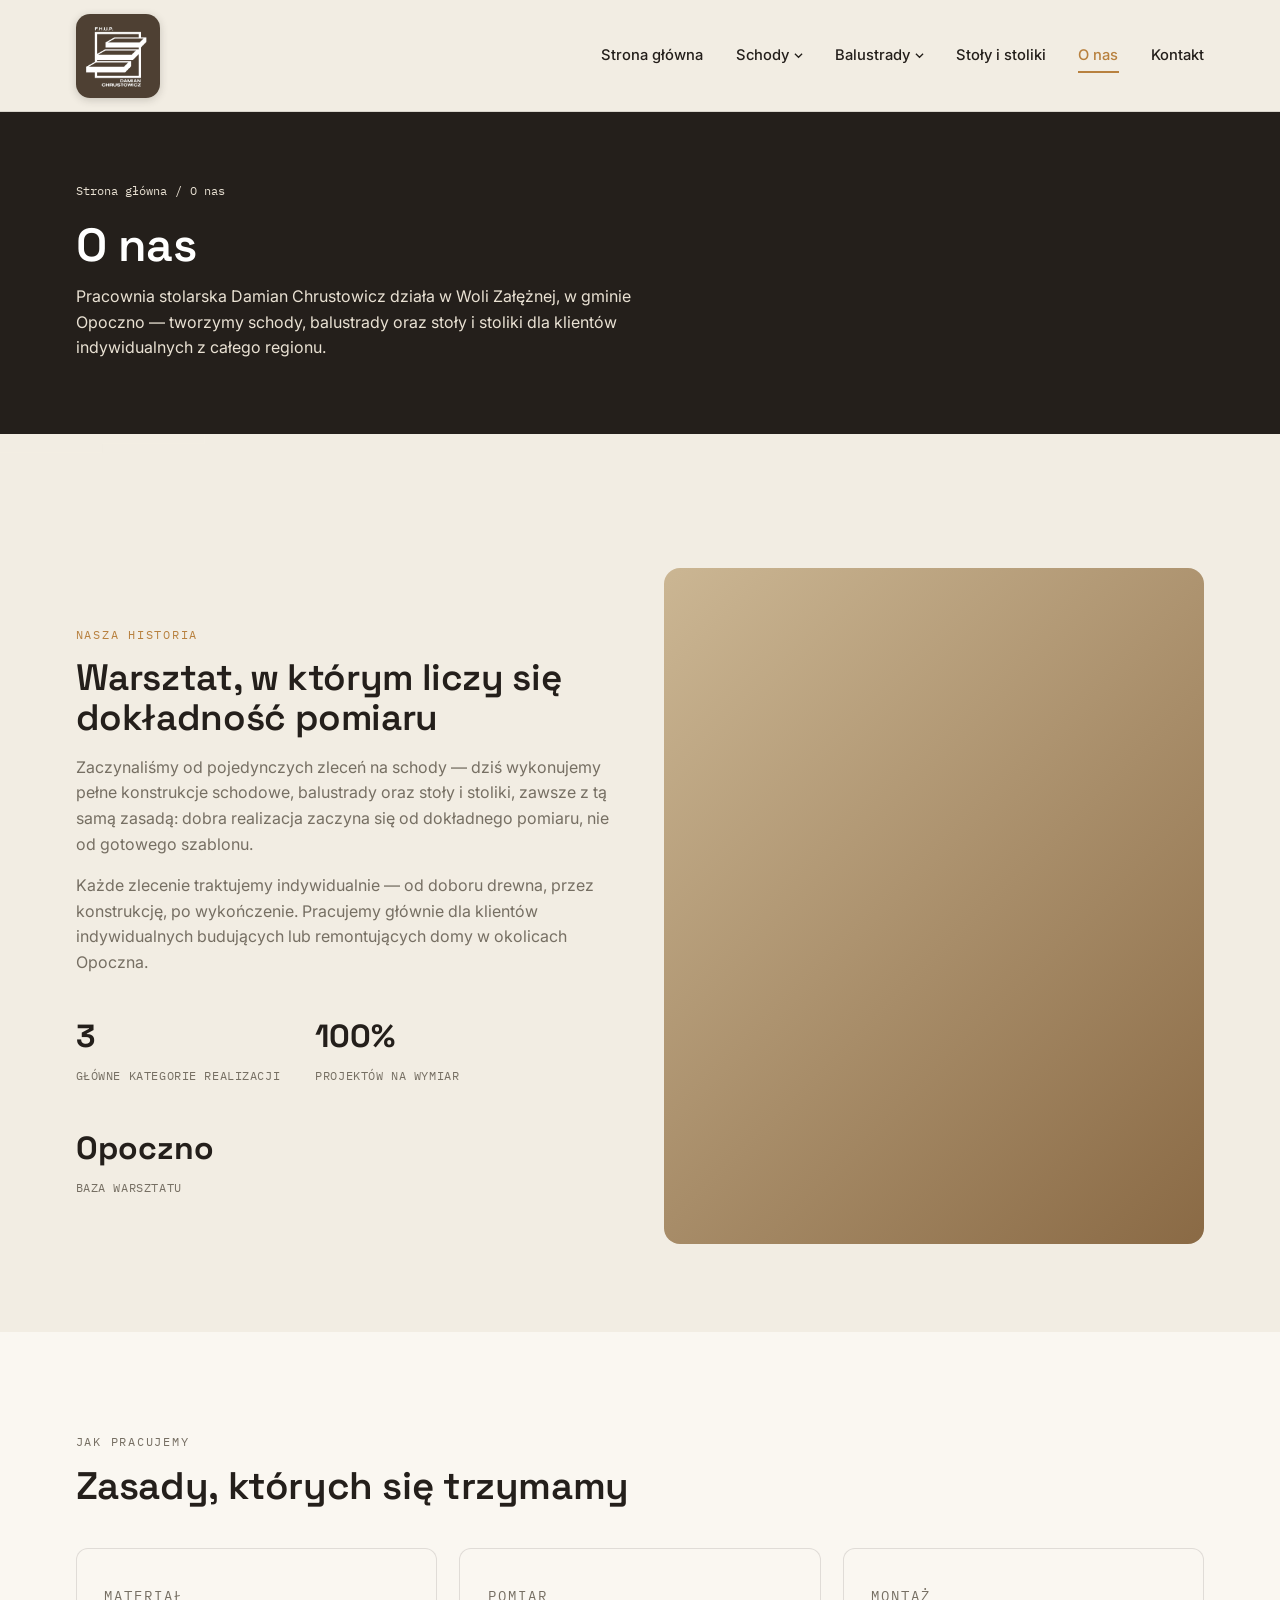
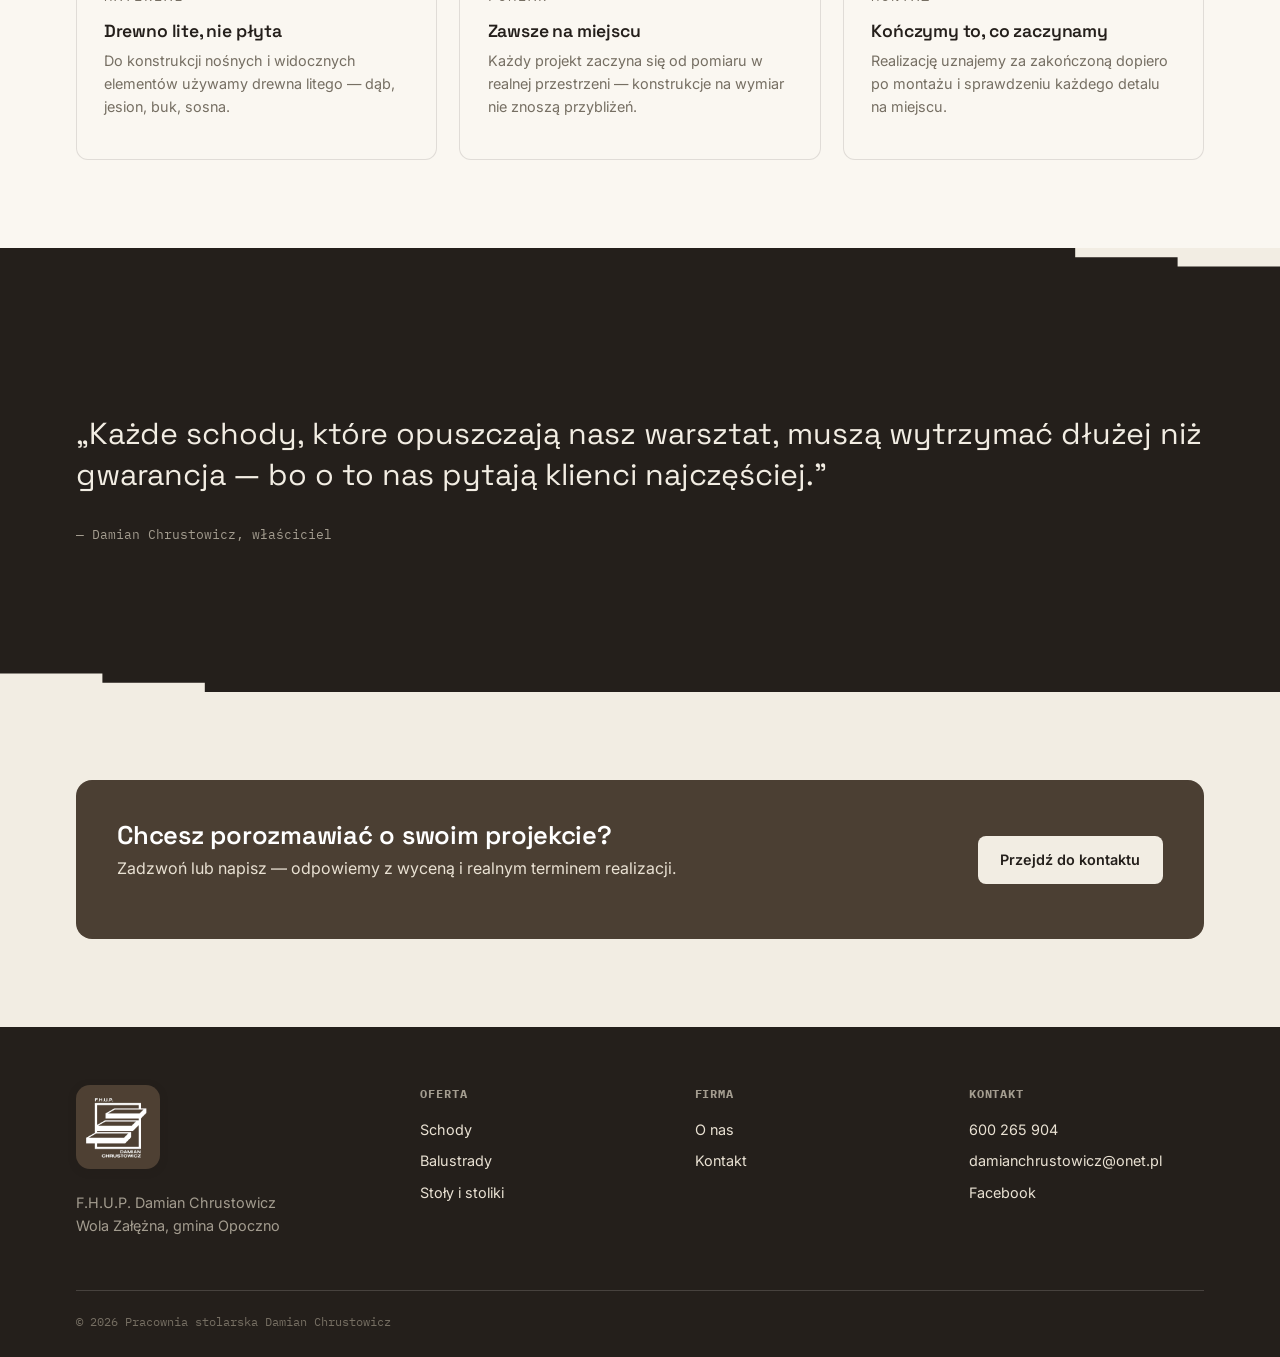
<file: o-nas.html>
<!DOCTYPE html>
<html lang="pl">
<head>
<meta charset="UTF-8">
<meta name="viewport" content="width=device-width, initial-scale=1.0">
<title>O nas | Pracownia stolarska Damian Chrustowicz — Opoczno</title>
<meta name="description" content="Pracownia stolarska Damian Chrustowicz — stolarnia z Opoczna specjalizująca się w schodach, balustradach i stołach na wymiar.">
<link rel="icon" href="assets/img/logo.png">
<link rel="stylesheet" href="assets/css/style.css">
</head>
<body>

<header class="topbar">
  <div class="topbar-inner">
    <a href="index.html" class="brand">
      <span class="brand-mark"><img src="assets/img/logo.png" alt="Logo F.H.U.P. Damian Chrustowicz"></span>
    </a>
    <ul class="nav-desktop">
      <li><a href="index.html" class="nav-link">Strona główna</a></li>
      <li>
        <a href="schody.html" class="nav-link has-dropdown">Schody
          <svg class="caret" viewBox="0 0 10 6" fill="none"><path d="M1 1L5 5L9 1" stroke="currentColor" stroke-width="1.4"/></svg>
        </a>
        <div class="dropdown">
          <a href="schody-na-beton.html">Schody na beton<small>Okładziny na konstrukcję betonową</small></a>
          <a href="schody-na-konstrukcje.html">Schody na konstrukcję<small>Pełna konstrukcja od podstaw</small></a>
        </div>
      </li>
      <li>
        <a href="balustrady.html" class="nav-link has-dropdown">Balustrady
          <svg class="caret" viewBox="0 0 10 6" fill="none"><path d="M1 1L5 5L9 1" stroke="currentColor" stroke-width="1.4"/></svg>
        </a>
        <div class="dropdown">
          <a href="balustrady-zewnetrzne.html">Balustrady zewnętrzne<small>Taras, balkon, wejście</small></a>
          <a href="balustrady-wewnetrzne.html">Balustrady wewnętrzne<small>Przy schodach i antresoli</small></a>
        </div>
      </li>
      <li><a href="stoliki.html" class="nav-link">Stoły i stoliki</a></li>      <li><a href="o-nas.html" class="nav-link">O nas</a></li>
      <li><a href="kontakt.html" class="nav-link">Kontakt</a></li>
    </ul>
    <button class="nav-toggle" aria-label="Otwórz menu" aria-expanded="false"><span></span></button>
  </div>
</header>

<section class="page-hero">
  <div class="wrap reveal is-visible">
    <p class="breadcrumbs"><a href="index.html">Strona główna</a> / <span>O nas</span></p>
    <h1>O nas</h1>
    <p>Pracownia stolarska Damian Chrustowicz działa w Woli Załężnej, w gminie Opoczno — tworzymy schody, balustrady oraz stoły i stoliki dla klientów indywidualnych z całego regionu.</p>
  </div>
</section>
<div class="stepped-divider to-cream" aria-hidden="true"></div>

<section class="section">
  <div class="wrap about-hero">
    <div class="reveal">
      <p class="eyebrow">Nasza historia</p>
      <h2 style="font-size:clamp(1.7rem,3vw,2.3rem);margin-top:0.6rem;">Warsztat, w którym liczy się dokładność pomiaru</h2>
      <p style="margin-top:1.1rem;color:var(--concrete-dark);">Zaczynaliśmy od pojedynczych zleceń na schody — dziś wykonujemy pełne konstrukcje schodowe, balustrady oraz stoły i stoliki, zawsze z tą samą zasadą: dobra realizacja zaczyna się od dokładnego pomiaru, nie od gotowego szablonu.</p>
      <p style="margin-top:0.9rem;color:var(--concrete-dark);">Każde zlecenie traktujemy indywidualnie — od doboru drewna, przez konstrukcję, po wykończenie. Pracujemy głównie dla klientów indywidualnych budujących lub remontujących domy w okolicach Opoczna.</p>
      <div class="stat-row">
        <div><strong>3</strong><span>Główne kategorie realizacji</span></div>
        <div><strong>100%</strong><span>Projektów na wymiar</span></div>
        <div><strong>Opoczno</strong><span>Baza warsztatu</span></div>
      </div>
    </div>
    <div class="reveal ph-photo" style="border-radius:16px;aspect-ratio:4/5;"></div>
  </div>
</section>

<section class="section paper">
  <div class="wrap">
    <div class="section-head reveal">
      <div>
        <p class="eyebrow">Jak pracujemy</p>
        <h2>Zasady, których się trzymamy</h2>
      </div>
    </div>
    <div class="values reveal-stagger">
      <div class="value-card">
        <p class="eyebrow">Materiał</p>
        <h4>Drewno lite, nie płyta</h4>
        <p>Do konstrukcji nośnych i widocznych elementów używamy drewna litego — dąb, jesion, buk, sosna.</p>
      </div>
      <div class="value-card">
        <p class="eyebrow">Pomiar</p>
        <h4>Zawsze na miejscu</h4>
        <p>Każdy projekt zaczyna się od pomiaru w realnej przestrzeni — konstrukcje na wymiar nie znoszą przybliżeń.</p>
      </div>
      <div class="value-card">
        <p class="eyebrow">Montaż</p>
        <h4>Kończymy to, co zaczynamy</h4>
        <p>Realizację uznajemy za zakończoną dopiero po montażu i sprawdzeniu każdego detalu na miejscu.</p>
      </div>
    </div>
  </div>
</section>

<div class="stepped-divider flip to-dark" aria-hidden="true"></div>
<section class="section dark">
  <div class="wrap">
    <p class="quote reveal">„Każde schody, które opuszczają nasz warsztat, muszą wytrzymać dłużej niż gwarancja — bo o to nas pytają klienci najczęściej."</p>
    <p class="quote-by reveal">— Damian Chrustowicz, właściciel</p>
  </div>
</section>
<div class="stepped-divider flipY to-dark" aria-hidden="true"></div>

<section class="section">
  <div class="wrap">
    <div class="cta-strip reveal">
      <div>
        <h3>Chcesz porozmawiać o swoim projekcie?</h3>
        <p>Zadzwoń lub napisz — odpowiemy z wyceną i realnym terminem realizacji.</p>
      </div>
      <a href="kontakt.html" class="btn btn-primary" style="background:#f2ede3;color:#241f1b;">Przejdź do kontaktu</a>
    </div>
  </div>
</section>

<footer class="site-footer">
  <div class="wrap">
    <div class="footer-grid">
      <div class="footer-brand">
        <span class="brand-mark" style="display:inline-flex;"><img src="assets/img/logo.png" alt="Logo F.H.U.P. Damian Chrustowicz" style="border-radius:8px;"></span>
        <p>F.H.U.P.  Damian Chrustowicz<br> Wola Załężna, gmina Opoczno</p>
      </div>
      <div>
        <h5>Oferta</h5>
        <ul>
          <li><a href="schody.html">Schody</a></li>
          <li><a href="balustrady.html">Balustrady</a></li>
          <li><a href="stoliki.html">Stoły i stoliki</a></li>
        </ul>
      </div>
      <div>
        <h5>Firma</h5>
        <ul><li><a href="o-nas.html">O nas</a></li>
          <li><a href="kontakt.html">Kontakt</a></li>
        </ul>
      </div>
      <div>
        <h5>Kontakt</h5>
        <ul>
          <li><a href="tel:+48600265904">600 265 904</a></li>
          <li><a href="mailto:damianchrustowicz@onet.pl">damianchrustowicz@onet.pl</a></li>
          <li><a href="https://www.facebook.com/profile.php?id=61567282287597">Facebook</a></li>
        </ul>
      </div>
    </div>
    <div class="footer-bottom">
      <span>© <span data-year>2026</span> Pracownia stolarska Damian Chrustowicz</span>
    </div>
  </div>
</footer>

<script src="assets/js/script.js"></script>
</body>
</html>
</file>
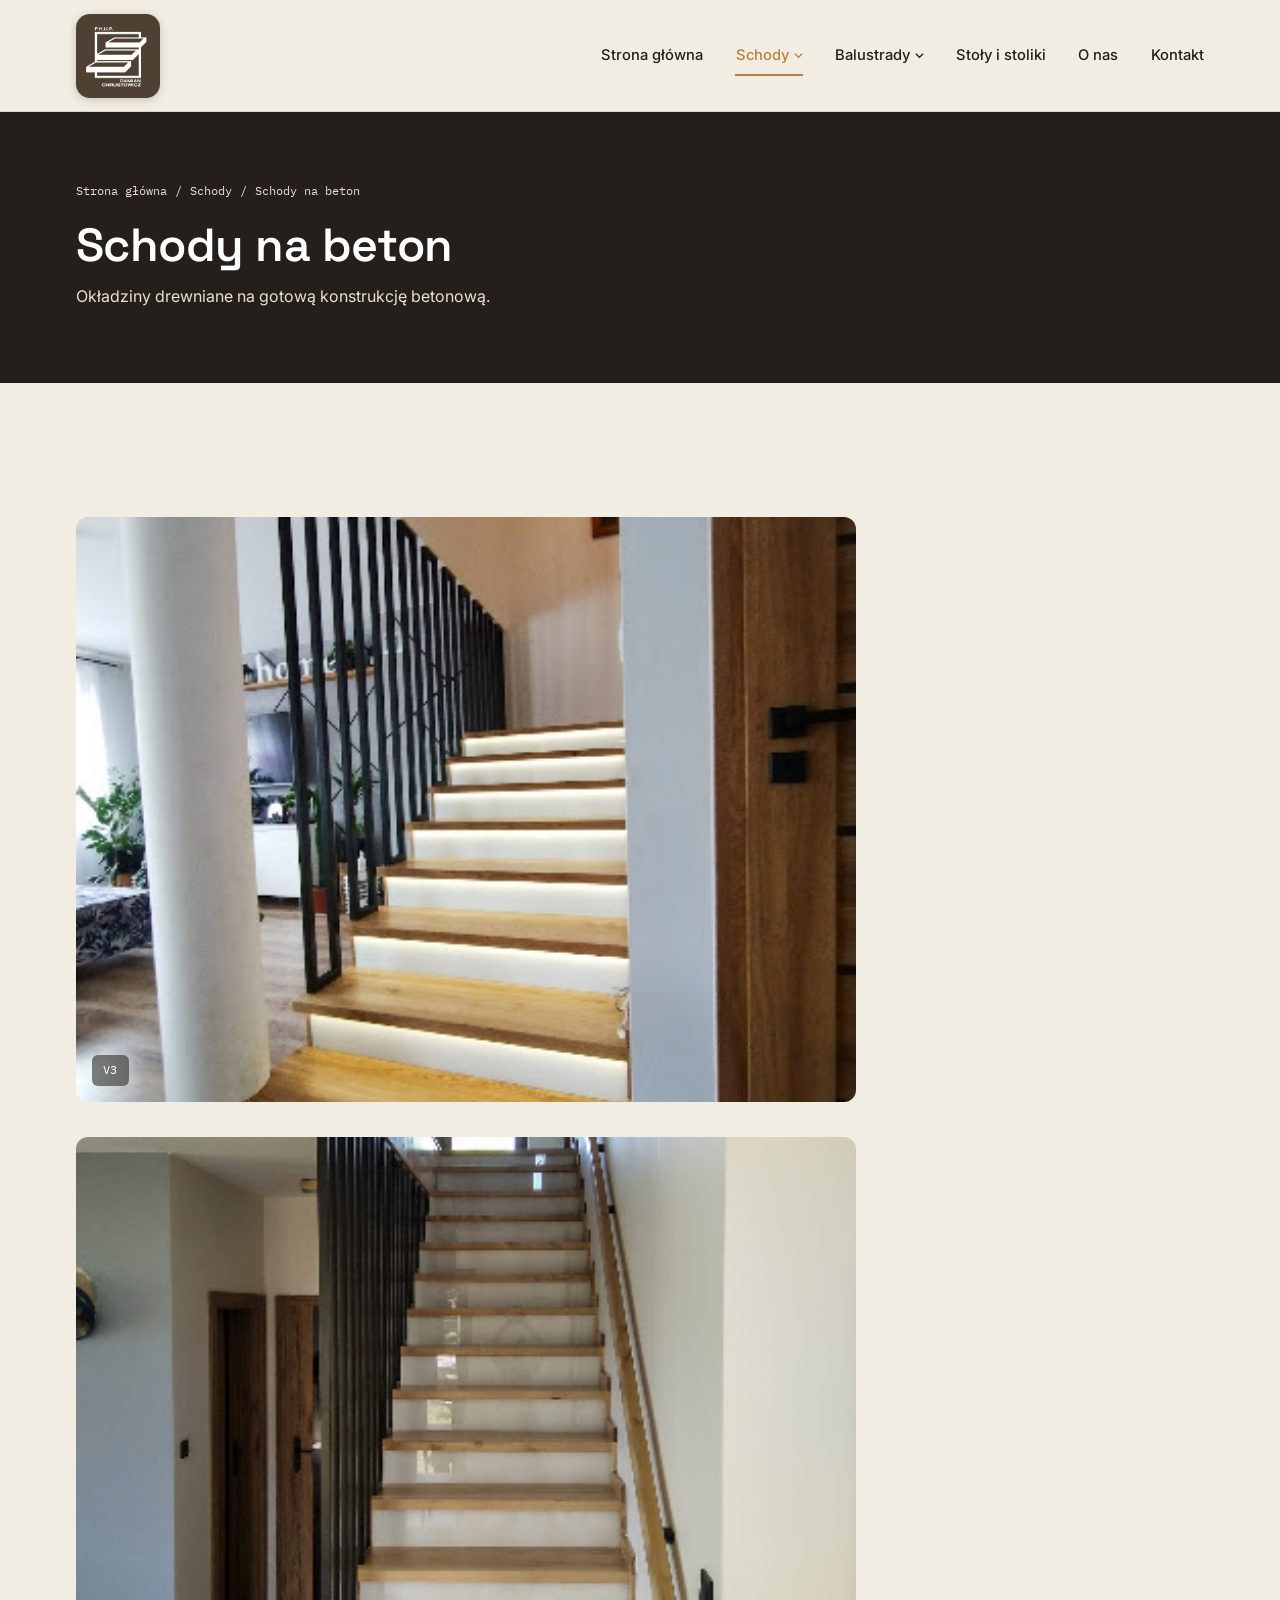
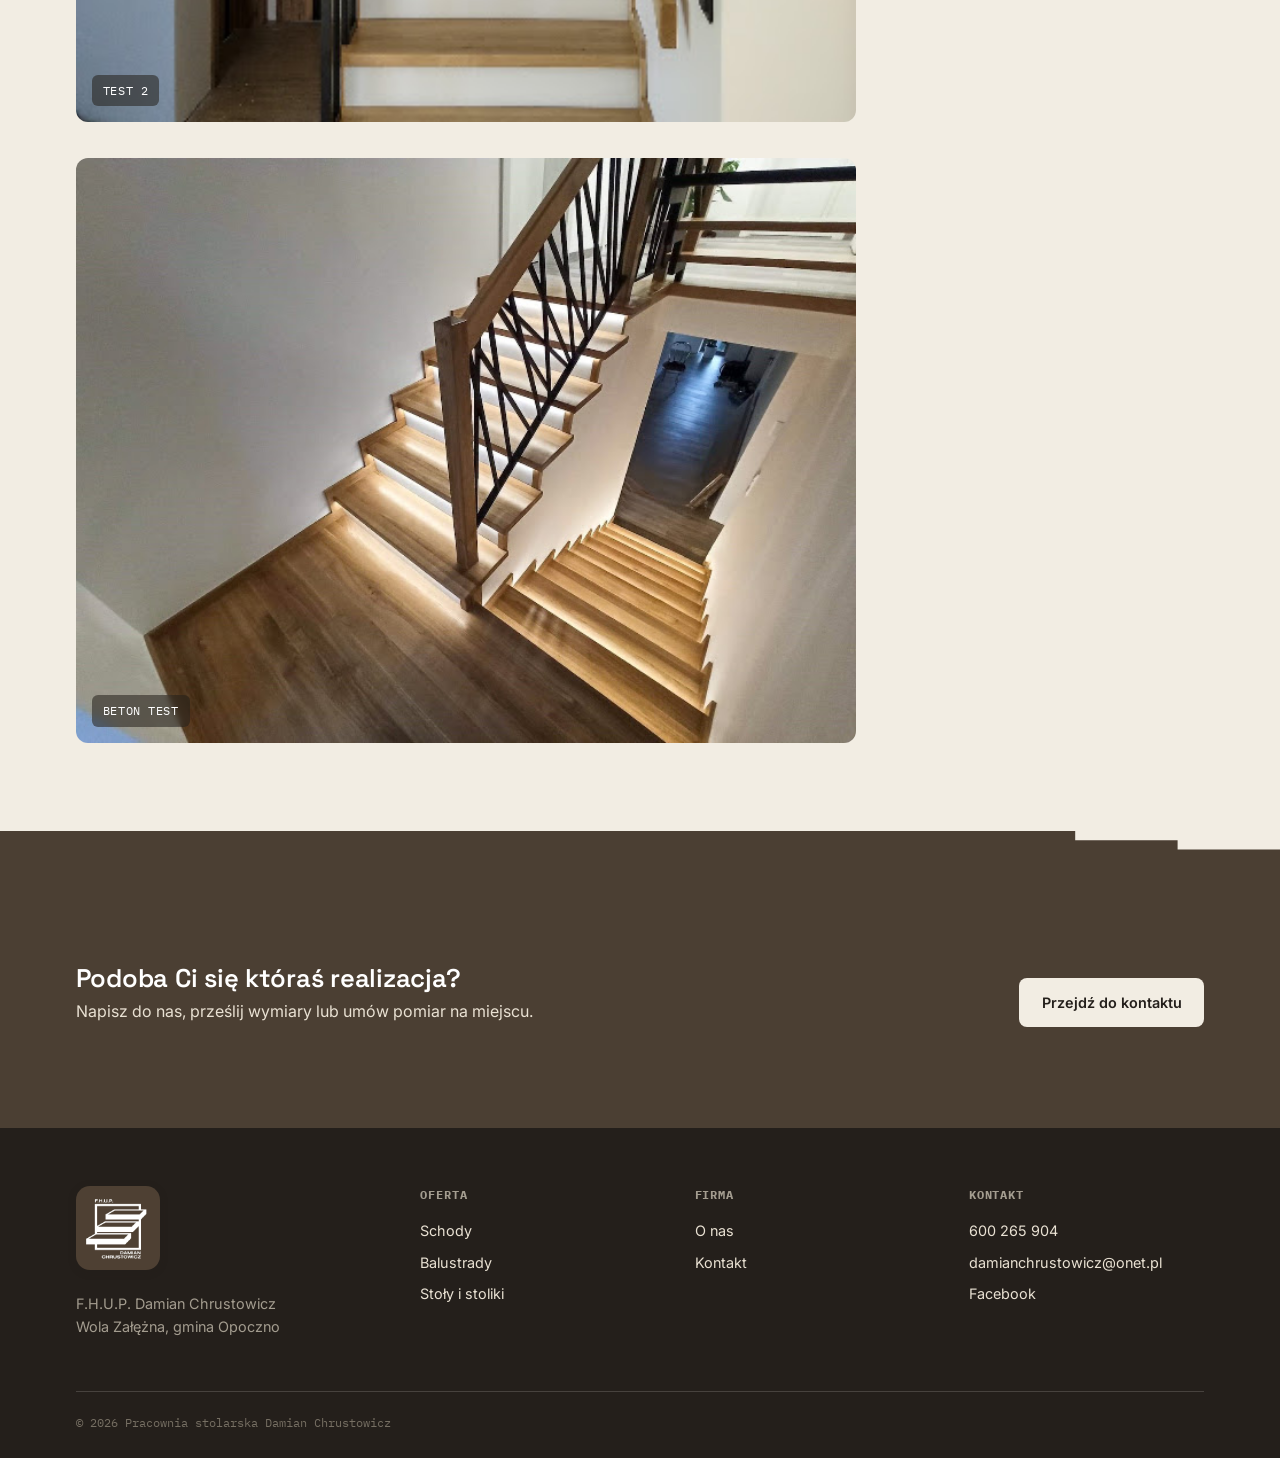
<file: schody-na-beton.html>
<!DOCTYPE html>
<html lang="pl">
<head>
<meta charset="UTF-8">
<meta name="viewport" content="width=device-width, initial-scale=1.0">
<title>Schody na beton | Pracownia stolarska Damian Chrustowicz</title>
<meta name="description" content="Okładziny drewniane na gotową konstrukcję betonową.">
<link rel="icon" href="assets/img/logo.png">
<link rel="stylesheet" href="assets/css/style.css">
</head>
<body>

<header class="topbar">
  <div class="topbar-inner">
    <a href="index.html" class="brand">
      <span class="brand-mark"><img src="assets/img/logo.png" alt="Logo F.H.U.P. Damian Chrustowicz"></span>
    </a>
    <ul class="nav-desktop">
      <li><a href="index.html" class="nav-link">Strona główna</a></li>
      <li>
        <a href="schody.html" class="nav-link has-dropdown">Schody
          <svg class="caret" viewBox="0 0 10 6" fill="none"><path d="M1 1L5 5L9 1" stroke="currentColor" stroke-width="1.4"/></svg>
        </a>
        <div class="dropdown">
          <a href="schody-na-beton.html">Schody na beton<small>Okładziny na konstrukcję betonową</small></a>
          <a href="schody-na-konstrukcje.html">Schody na konstrukcję<small>Pełna konstrukcja od podstaw</small></a>
        </div>
      </li>
      <li>
        <a href="balustrady.html" class="nav-link has-dropdown">Balustrady
          <svg class="caret" viewBox="0 0 10 6" fill="none"><path d="M1 1L5 5L9 1" stroke="currentColor" stroke-width="1.4"/></svg>
        </a>
        <div class="dropdown">
          <a href="balustrady-zewnetrzne.html">Balustrady zewnętrzne<small>Taras, balkon, wejście</small></a>
          <a href="balustrady-wewnetrzne.html">Balustrady wewnętrzne<small>Przy schodach i antresoli</small></a>
        </div>
      </li>
      <li><a href="stoliki.html" class="nav-link">Stoły i stoliki</a></li>      <li><a href="o-nas.html" class="nav-link">O nas</a></li>
      <li><a href="kontakt.html" class="nav-link">Kontakt</a></li>
    </ul>
    <button class="nav-toggle" aria-label="Otwórz menu" aria-expanded="false"><span></span></button>
  </div>
</header>

<section class="page-hero">
  <div class="wrap reveal is-visible">
    <p class="breadcrumbs"><a href="index.html">Strona główna</a> / <a href="schody.html">Schody</a> / <span>Schody na beton</span></p>
    <h1>Schody na beton</h1>
    <p>Okładziny drewniane na gotową konstrukcję betonową.</p>
  </div>
</section>
<div class="stepped-divider to-cream" aria-hidden="true"></div>

<section class="section">
  <div class="wrap">
    <div class="gallery gallery-full" id="gallery-root" data-category="Schody na beton" data-limit="8"></div>  </div>
</section>

<div class="stepped-divider flip to-taupe" aria-hidden="true"></div>
<section class="section taupe">
  <div class="wrap">
    <div class="cta-strip reveal" style="background:transparent;padding:0;">
      <div>
        <h3>Podoba Ci się któraś realizacja?</h3>
        <p>Napisz do nas, prześlij wymiary lub umów pomiar na miejscu.</p>
      </div>
      <a href="kontakt.html" class="btn btn-primary" style="background:#f2ede3;color:#241f1b;">Przejdź do kontaktu</a>
    </div>
  </div>
</section>

<footer class="site-footer">
  <div class="wrap">
    <div class="footer-grid">
      <div class="footer-brand">
        <span class="brand-mark" style="display:inline-flex;"><img src="assets/img/logo.png" alt="Logo F.H.U.P. Damian Chrustowicz" style="border-radius:8px;"></span>
        <p>F.H.U.P.  Damian Chrustowicz<br> Wola Załężna, gmina Opoczno</p>
      </div>
      <div>
        <h5>Oferta</h5>
        <ul>
          <li><a href="schody.html">Schody</a></li>
          <li><a href="balustrady.html">Balustrady</a></li>
          <li><a href="stoliki.html">Stoły i stoliki</a></li>
        </ul>
      </div>
      <div>
        <h5>Firma</h5>
        <ul><li><a href="o-nas.html">O nas</a></li>
          <li><a href="kontakt.html">Kontakt</a></li>
        </ul>
      </div>
      <div>
        <h5>Kontakt</h5>
        <ul>
          <li><a href="tel:+48600265904">600 265 904</a></li>
          <li><a href="mailto:damianchrustowicz@onet.pl">damianchrustowicz@onet.pl</a></li>
          <li><a href="https://www.facebook.com/profile.php?id=61567282287597">Facebook</a></li>
        </ul>
      </div>
    </div>
    <div class="footer-bottom">
      <span>© <span data-year>2026</span> Pracownia stolarska Damian Chrustowicz</span>
    </div>
  </div>
</footer>

<script src="assets/js/script.js"></script>
<script src="assets/js/gallery.js"></script>
</body>
</html>
</file>
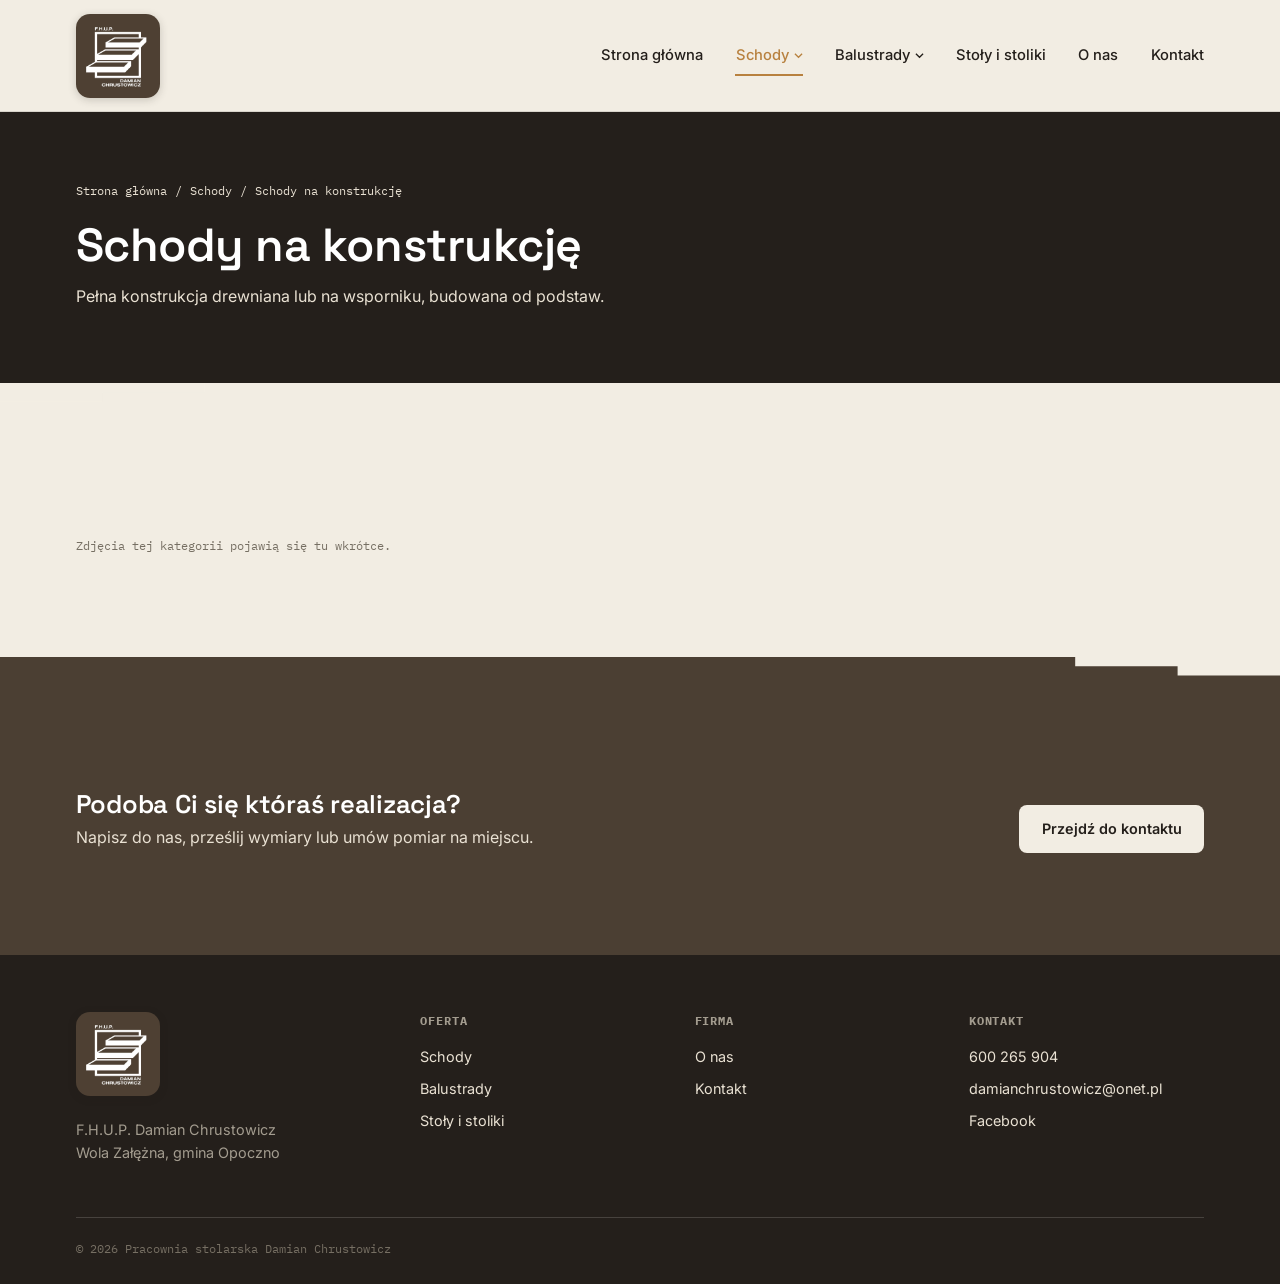
<file: schody-na-konstrukcje.html>
<!DOCTYPE html>
<html lang="pl">
<head>
<meta charset="UTF-8">
<meta name="viewport" content="width=device-width, initial-scale=1.0">
<title>Schody na konstrukcję | Pracownia stolarska Damian Chrustowicz</title>
<meta name="description" content="Pełna konstrukcja drewniana lub na wsporniku, budowana od podstaw.">
<link rel="icon" href="assets/img/logo.png">
<link rel="stylesheet" href="assets/css/style.css">
</head>
<body>

<header class="topbar">
  <div class="topbar-inner">
    <a href="index.html" class="brand">
      <span class="brand-mark"><img src="assets/img/logo.png" alt="Logo F.H.U.P. Damian Chrustowicz"></span>
    </a>
    <ul class="nav-desktop">
      <li><a href="index.html" class="nav-link">Strona główna</a></li>
      <li>
        <a href="schody.html" class="nav-link has-dropdown">Schody
          <svg class="caret" viewBox="0 0 10 6" fill="none"><path d="M1 1L5 5L9 1" stroke="currentColor" stroke-width="1.4"/></svg>
        </a>
        <div class="dropdown">
          <a href="schody-na-beton.html">Schody na beton<small>Okładziny na konstrukcję betonową</small></a>
          <a href="schody-na-konstrukcje.html">Schody na konstrukcję<small>Pełna konstrukcja od podstaw</small></a>
        </div>
      </li>
      <li>
        <a href="balustrady.html" class="nav-link has-dropdown">Balustrady
          <svg class="caret" viewBox="0 0 10 6" fill="none"><path d="M1 1L5 5L9 1" stroke="currentColor" stroke-width="1.4"/></svg>
        </a>
        <div class="dropdown">
          <a href="balustrady-zewnetrzne.html">Balustrady zewnętrzne<small>Taras, balkon, wejście</small></a>
          <a href="balustrady-wewnetrzne.html">Balustrady wewnętrzne<small>Przy schodach i antresoli</small></a>
        </div>
      </li>
      <li><a href="stoliki.html" class="nav-link">Stoły i stoliki</a></li>      <li><a href="o-nas.html" class="nav-link">O nas</a></li>
      <li><a href="kontakt.html" class="nav-link">Kontakt</a></li>
    </ul>
    <button class="nav-toggle" aria-label="Otwórz menu" aria-expanded="false"><span></span></button>
  </div>
</header>

<section class="page-hero">
  <div class="wrap reveal is-visible">
    <p class="breadcrumbs"><a href="index.html">Strona główna</a> / <a href="schody.html">Schody</a> / <span>Schody na konstrukcję</span></p>
    <h1>Schody na konstrukcję</h1>
    <p>Pełna konstrukcja drewniana lub na wsporniku, budowana od podstaw.</p>
  </div>
</section>
<div class="stepped-divider to-cream" aria-hidden="true"></div>

<section class="section">
  <div class="wrap">
    <div class="gallery gallery-full" id="gallery-root" data-category="Schody na konstrukcję" data-limit="8"></div>  </div>
</section>

<div class="stepped-divider flip to-taupe" aria-hidden="true"></div>
<section class="section taupe">
  <div class="wrap">
    <div class="cta-strip reveal" style="background:transparent;padding:0;">
      <div>
        <h3>Podoba Ci się któraś realizacja?</h3>
        <p>Napisz do nas, prześlij wymiary lub umów pomiar na miejscu.</p>
      </div>
      <a href="kontakt.html" class="btn btn-primary" style="background:#f2ede3;color:#241f1b;">Przejdź do kontaktu</a>
    </div>
  </div>
</section>

<footer class="site-footer">
  <div class="wrap">
    <div class="footer-grid">
      <div class="footer-brand">
        <span class="brand-mark" style="display:inline-flex;"><img src="assets/img/logo.png" alt="Logo F.H.U.P. Damian Chrustowicz" style="border-radius:8px;"></span>
        <p>F.H.U.P.  Damian Chrustowicz<br> Wola Załężna, gmina Opoczno</p>
      </div>
      <div>
        <h5>Oferta</h5>
        <ul>
          <li><a href="schody.html">Schody</a></li>
          <li><a href="balustrady.html">Balustrady</a></li>
          <li><a href="stoliki.html">Stoły i stoliki</a></li>
        </ul>
      </div>
      <div>
        <h5>Firma</h5>
        <ul><li><a href="o-nas.html">O nas</a></li>
          <li><a href="kontakt.html">Kontakt</a></li>
        </ul>
      </div>
      <div>
        <h5>Kontakt</h5>
        <ul>
          <li><a href="tel:+48600265904">600 265 904</a></li>
          <li><a href="mailto:damianchrustowicz@onet.pl">damianchrustowicz@onet.pl</a></li>
          <li><a href="https://www.facebook.com/profile.php?id=61567282287597">Facebook</a></li>
        </ul>
      </div>
    </div>
    <div class="footer-bottom">
      <span>© <span data-year>2026</span> Pracownia stolarska Damian Chrustowicz</span>
    </div>
  </div>
</footer>

<script src="assets/js/script.js"></script>
<script src="assets/js/gallery.js"></script>
</body>
</html>
</file>
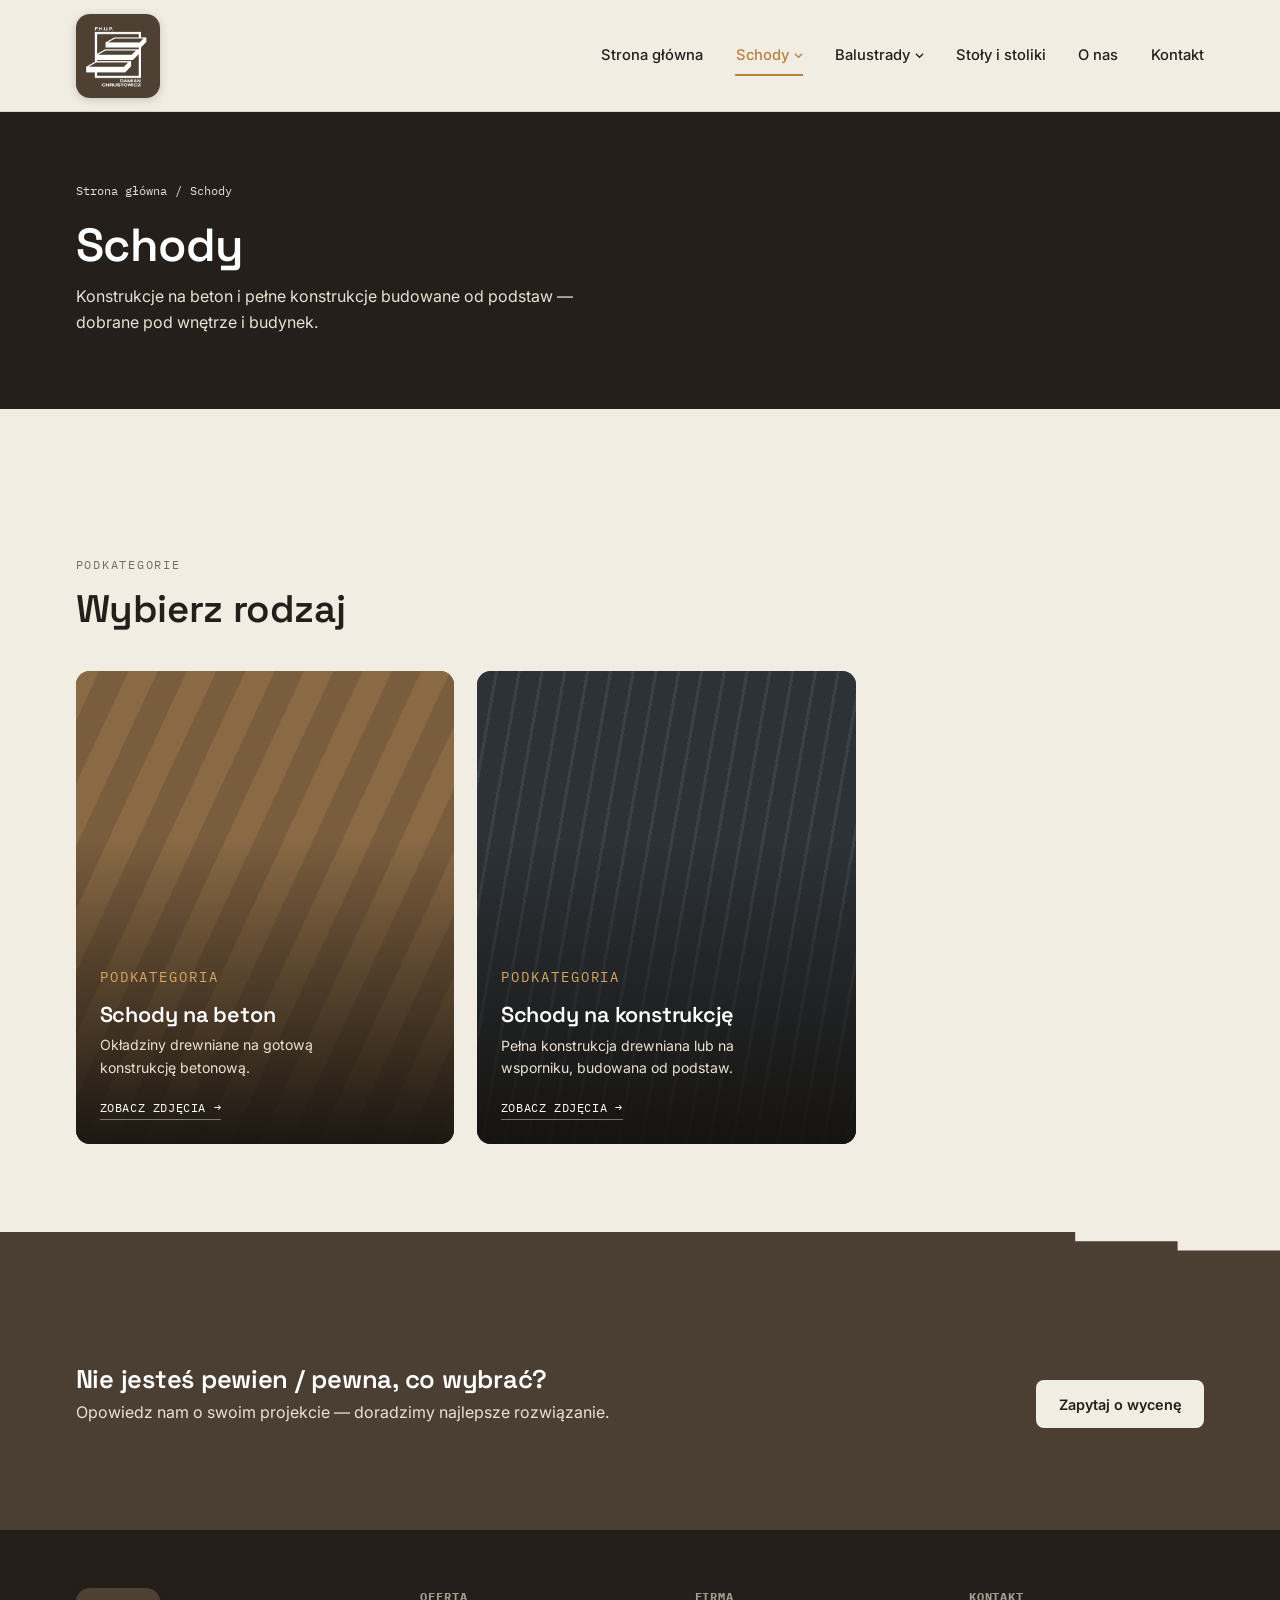
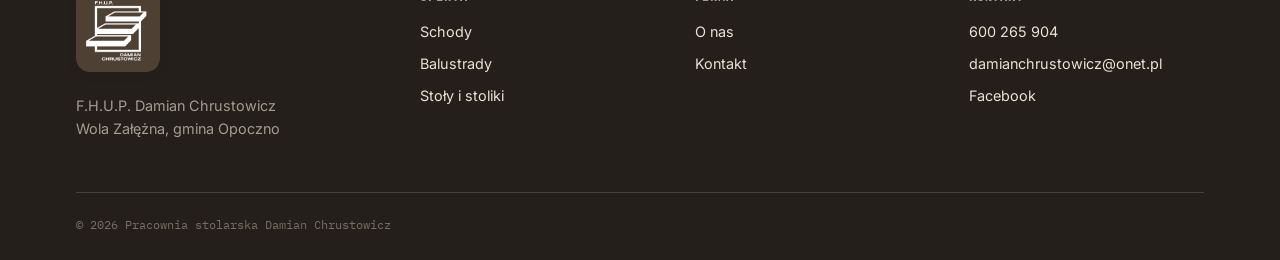
<file: schody.html>
<!DOCTYPE html>
<html lang="pl">
<head>
<meta charset="UTF-8">
<meta name="viewport" content="width=device-width, initial-scale=1.0">
<title>Schody | Pracownia stolarska Damian Chrustowicz</title>
<meta name="description" content="Konstrukcje na beton i pełne konstrukcje budowane od podstaw — dobrane pod wnętrze i budynek.">
<link rel="icon" href="assets/img/logo.png">
<link rel="stylesheet" href="assets/css/style.css">
</head>
<body>

<header class="topbar">
  <div class="topbar-inner">
    <a href="index.html" class="brand">
      <span class="brand-mark"><img src="assets/img/logo.png" alt="Logo F.H.U.P. Damian Chrustowicz"></span>
    </a>
    <ul class="nav-desktop">
      <li><a href="index.html" class="nav-link">Strona główna</a></li>
      <li>
        <a href="schody.html" class="nav-link has-dropdown">Schody
          <svg class="caret" viewBox="0 0 10 6" fill="none"><path d="M1 1L5 5L9 1" stroke="currentColor" stroke-width="1.4"/></svg>
        </a>
        <div class="dropdown">
          <a href="schody-na-beton.html">Schody na beton<small>Okładziny na konstrukcję betonową</small></a>
          <a href="schody-na-konstrukcje.html">Schody na konstrukcję<small>Pełna konstrukcja od podstaw</small></a>
        </div>
      </li>
      <li>
        <a href="balustrady.html" class="nav-link has-dropdown">Balustrady
          <svg class="caret" viewBox="0 0 10 6" fill="none"><path d="M1 1L5 5L9 1" stroke="currentColor" stroke-width="1.4"/></svg>
        </a>
        <div class="dropdown">
          <a href="balustrady-zewnetrzne.html">Balustrady zewnętrzne<small>Taras, balkon, wejście</small></a>
          <a href="balustrady-wewnetrzne.html">Balustrady wewnętrzne<small>Przy schodach i antresoli</small></a>
        </div>
      </li>
      <li><a href="stoliki.html" class="nav-link">Stoły i stoliki</a></li>      <li><a href="o-nas.html" class="nav-link">O nas</a></li>
      <li><a href="kontakt.html" class="nav-link">Kontakt</a></li>
    </ul>
    <button class="nav-toggle" aria-label="Otwórz menu" aria-expanded="false"><span></span></button>
  </div>
</header>

<section class="page-hero">
  <div class="wrap reveal is-visible">
    <p class="breadcrumbs"><a href="index.html">Strona główna</a> / <span>Schody</span></p>
    <h1>Schody</h1>
    <p>Konstrukcje na beton i pełne konstrukcje budowane od podstaw — dobrane pod wnętrze i budynek.</p>
  </div>
</section>
<div class="stepped-divider to-cream" aria-hidden="true"></div>

<section class="section">
  <div class="wrap">
    <div class="section-head reveal">
      <div>
        <p class="eyebrow">Podkategorie</p>
        <h2>Wybierz rodzaj</h2>
      </div>
    </div>
    <div class="cat-grid cols-2 reveal-stagger">
      <a href="schody-na-beton.html" class="cat-card">
        <div class="cat-ph ph-schody"></div>
        <div class="cat-card-body">
          <p class="eyebrow">Podkategoria</p>
          <h3>Schody na beton</h3>
          <p>Okładziny drewniane na gotową konstrukcję betonową.</p>
          <span class="cat-link">Zobacz zdjęcia →</span>
        </div>
      </a>
      <a href="schody-na-konstrukcje.html" class="cat-card">
        <div class="cat-ph ph-balustrady"></div>
        <div class="cat-card-body">
          <p class="eyebrow">Podkategoria</p>
          <h3>Schody na konstrukcję</h3>
          <p>Pełna konstrukcja drewniana lub na wsporniku, budowana od podstaw.</p>
          <span class="cat-link">Zobacz zdjęcia →</span>
        </div>
      </a>
    </div>
  </div>
</section>

<div class="stepped-divider flip to-taupe" aria-hidden="true"></div>
<section class="section taupe">
  <div class="wrap">
    <div class="cta-strip reveal" style="background:transparent;padding:0;">
      <div>
        <h3>Nie jesteś pewien / pewna, co wybrać?</h3>
        <p>Opowiedz nam o swoim projekcie — doradzimy najlepsze rozwiązanie.</p>
      </div>
      <a href="kontakt.html" class="btn btn-primary" style="background:#f2ede3;color:#241f1b;">Zapytaj o wycenę</a>
    </div>
  </div>
</section>

<footer class="site-footer">
  <div class="wrap">
    <div class="footer-grid">
      <div class="footer-brand">
        <span class="brand-mark" style="display:inline-flex;"><img src="assets/img/logo.png" alt="Logo F.H.U.P. Damian Chrustowicz" style="border-radius:8px;"></span>
        <p>F.H.U.P.  Damian Chrustowicz<br> Wola Załężna, gmina Opoczno</p>
      </div>
      <div>
        <h5>Oferta</h5>
        <ul>
          <li><a href="schody.html">Schody</a></li>
          <li><a href="balustrady.html">Balustrady</a></li>
          <li><a href="stoliki.html">Stoły i stoliki</a></li>
        </ul>
      </div>
      <div>
        <h5>Firma</h5>
        <ul><li><a href="o-nas.html">O nas</a></li>
          <li><a href="kontakt.html">Kontakt</a></li>
        </ul>
      </div>
      <div>
        <h5>Kontakt</h5>
        <ul>
          <li><a href="tel:+48600265904">600 265 904</a></li>
          <li><a href="mailto:damianchrustowicz@onet.pl">damianchrustowicz@onet.pl</a></li>
          <li><a href="https://www.facebook.com/profile.php?id=61567282287597">Facebook</a></li>
        </ul>
      </div>
    </div>
    <div class="footer-bottom">
      <span>© <span data-year>2026</span> Pracownia stolarska Damian Chrustowicz</span>
    </div>
  </div>
</footer>

<script src="assets/js/script.js"></script>
</body>
</html>
</file>
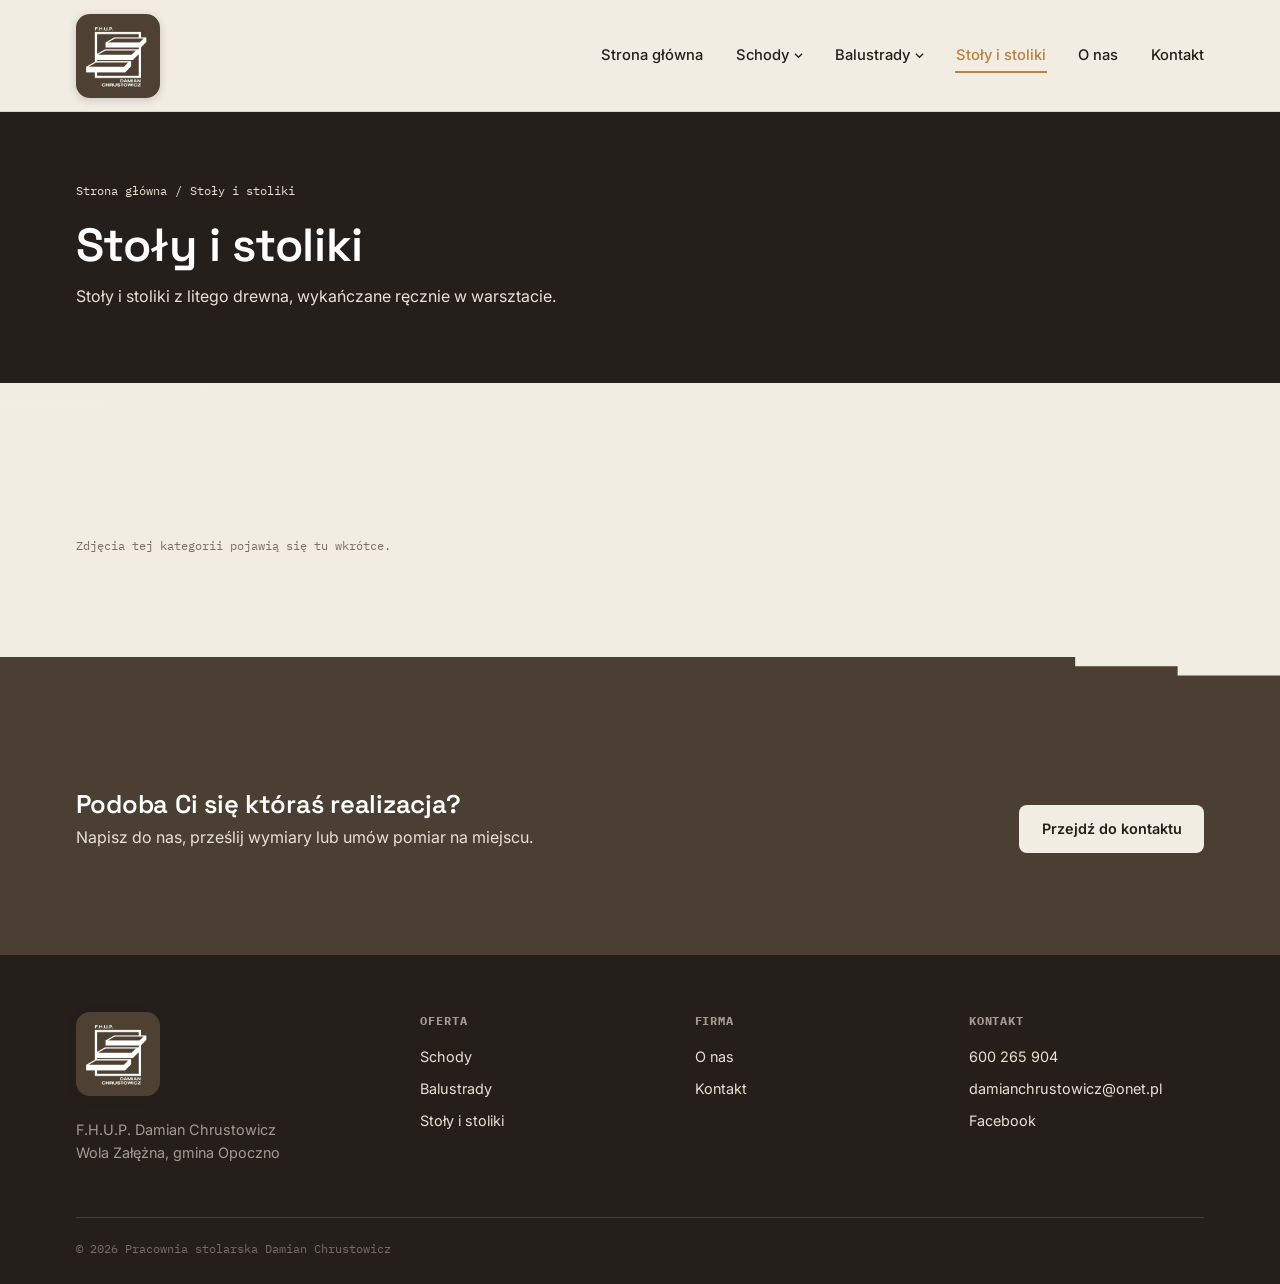
<file: stoliki.html>
<!DOCTYPE html>
<html lang="pl">
<head>
<meta charset="UTF-8">
<meta name="viewport" content="width=device-width, initial-scale=1.0">
<title>Stoły i stoliki | Pracownia stolarska Damian Chrustowicz</title>
<meta name="description" content="Stoły i stoliki z litego drewna, wykańczane ręcznie w warsztacie.">
<link rel="icon" href="assets/img/logo.png">
<link rel="stylesheet" href="assets/css/style.css">
</head>
<body>

<header class="topbar">
  <div class="topbar-inner">
    <a href="index.html" class="brand">
      <span class="brand-mark"><img src="assets/img/logo.png" alt="Logo F.H.U.P. Damian Chrustowicz"></span>
    </a>
    <ul class="nav-desktop">
      <li><a href="index.html" class="nav-link">Strona główna</a></li>
      <li>
        <a href="schody.html" class="nav-link has-dropdown">Schody
          <svg class="caret" viewBox="0 0 10 6" fill="none"><path d="M1 1L5 5L9 1" stroke="currentColor" stroke-width="1.4"/></svg>
        </a>
        <div class="dropdown">
          <a href="schody-na-beton.html">Schody na beton<small>Okładziny na konstrukcję betonową</small></a>
          <a href="schody-na-konstrukcje.html">Schody na konstrukcję<small>Pełna konstrukcja od podstaw</small></a>
        </div>
      </li>
      <li>
        <a href="balustrady.html" class="nav-link has-dropdown">Balustrady
          <svg class="caret" viewBox="0 0 10 6" fill="none"><path d="M1 1L5 5L9 1" stroke="currentColor" stroke-width="1.4"/></svg>
        </a>
        <div class="dropdown">
          <a href="balustrady-zewnetrzne.html">Balustrady zewnętrzne<small>Taras, balkon, wejście</small></a>
          <a href="balustrady-wewnetrzne.html">Balustrady wewnętrzne<small>Przy schodach i antresoli</small></a>
        </div>
      </li>
      <li><a href="stoliki.html" class="nav-link">Stoły i stoliki</a></li>      <li><a href="o-nas.html" class="nav-link">O nas</a></li>
      <li><a href="kontakt.html" class="nav-link">Kontakt</a></li>
    </ul>
    <button class="nav-toggle" aria-label="Otwórz menu" aria-expanded="false"><span></span></button>
  </div>
</header>

<section class="page-hero">
  <div class="wrap reveal is-visible">
    <p class="breadcrumbs"><a href="index.html">Strona główna</a> / <span>Stoły i stoliki</span></p>
    <h1>Stoły i stoliki</h1>
    <p>Stoły i stoliki z litego drewna, wykańczane ręcznie w warsztacie.</p>
  </div>
</section>
<div class="stepped-divider to-cream" aria-hidden="true"></div>

<section class="section">
  <div class="wrap">
    <div class="gallery gallery-full" id="gallery-root" data-category="Stoły i stoliki" data-limit="8"></div>  </div>
</section>

<div class="stepped-divider flip to-taupe" aria-hidden="true"></div>
<section class="section taupe">
  <div class="wrap">
    <div class="cta-strip reveal" style="background:transparent;padding:0;">
      <div>
        <h3>Podoba Ci się któraś realizacja?</h3>
        <p>Napisz do nas, prześlij wymiary lub umów pomiar na miejscu.</p>
      </div>
      <a href="kontakt.html" class="btn btn-primary" style="background:#f2ede3;color:#241f1b;">Przejdź do kontaktu</a>
    </div>
  </div>
</section>

<footer class="site-footer">
  <div class="wrap">
    <div class="footer-grid">
      <div class="footer-brand">
        <span class="brand-mark" style="display:inline-flex;"><img src="assets/img/logo.png" alt="Logo F.H.U.P. Damian Chrustowicz" style="border-radius:8px;"></span>
        <p>F.H.U.P.  Damian Chrustowicz<br> Wola Załężna, gmina Opoczno</p>
      </div>
      <div>
        <h5>Oferta</h5>
        <ul>
          <li><a href="schody.html">Schody</a></li>
          <li><a href="balustrady.html">Balustrady</a></li>
          <li><a href="stoliki.html">Stoły i stoliki</a></li>
        </ul>
      </div>
      <div>
        <h5>Firma</h5>
        <ul><li><a href="o-nas.html">O nas</a></li>
          <li><a href="kontakt.html">Kontakt</a></li>
        </ul>
      </div>
      <div>
        <h5>Kontakt</h5>
        <ul>
          <li><a href="tel:+48600265904">600 265 904</a></li>
          <li><a href="mailto:damianchrustowicz@onet.pl">damianchrustowicz@onet.pl</a></li>
          <li><a href="https://www.facebook.com/profile.php?id=61567282287597">Facebook</a></li>
        </ul>
      </div>
    </div>
    <div class="footer-bottom">
      <span>© <span data-year>2026</span> Pracownia stolarska Damian Chrustowicz</span>
    </div>
  </div>
</footer>

<script src="assets/js/script.js"></script>
<script src="assets/js/gallery.js"></script>
</body>
</html>
</file>
<file: assets/css/style.css>
/* ==========================================================================
   F.H.U.P. Damian Chrustowicz — system designu
   Paleta: espresso / taupe (marka) / kremowy / dąb / beton
   Typografia: Space Grotesk (display) + Inter (body) + IBM Plex Mono (dane)
   ========================================================================== */

@import url('https://fonts.googleapis.com/css2?family=Space+Grotesk:wght@400;500;600;700&family=Inter:wght@400;500;600&family=IBM+Plex+Mono:wght@400;500&display=swap');

:root{
  --espresso: #241f1b;
  --espresso-soft: #322a24;
  --taupe: #4b3f33;
  --taupe-light: #6b594a;
  --cream: #f2ede3;
  --cream-2: #e9e1d3;
  --paper: #faf7f1;
  --oak: #b8813f;
  --oak-light: #d9a862;
  --concrete: #a39c8f;
  --concrete-dark: #766f63;
  --white: #ffffff;
  --line: rgba(36,31,27,0.12);
  --line-light: rgba(250,247,241,0.16);

  --font-display: 'Space Grotesk', sans-serif;
  --font-body: 'Inter', sans-serif;
  --font-mono: 'IBM Plex Mono', monospace;

  --step: 1.6rem; /* jednostka bazowa nawiązująca do wysokości stopnia schodów */
  --container: 1180px;
  --topbar-h: 82px; /* nadpisywane dynamicznie z JS na podstawie realnej wysokości paska */

  --ease: cubic-bezier(.22,.61,.36,1);
}

*{ box-sizing: border-box; }
html{ scroll-behavior: smooth; overflow-x: hidden; width: 100%; }

body{
  margin:0;
  width: 100%;
  overflow-x: hidden; /* zabezpieczenie przed poziomym przewijaniem na mobile */
  font-family: var(--font-body);
  background: var(--cream);
  color: var(--espresso);
  -webkit-font-smoothing: antialiased;
  line-height: 1.6;
}
body.nav-open{ overflow: hidden; } /* blokada scrolla tła przy otwartym menu mobilnym */

img{ max-width:100%; display:block; }
a{ color:inherit; text-decoration:none; overflow-wrap: break-word; }
ul{ margin:0; padding:0; list-style:none; }
button{ font-family:inherit; cursor:pointer; }
h1,h2,h3,h4,p{ overflow-wrap: break-word; }

h1,h2,h3,h4{
  font-family: var(--font-display);
  font-weight: 600;
  line-height: 1.08;
  margin: 0;
  letter-spacing: -0.01em;
}

.eyebrow{
  font-family: var(--font-mono);
  font-size: 0.78rem;
  letter-spacing: 0.14em;
  text-transform: uppercase;
  color: var(--oak);
}

.wrap{
  max-width: var(--container);
  margin: 0 auto;
  padding: 0 1.6rem;
}

@media (prefers-reduced-motion: reduce){
  *{ animation-duration: 0.001ms !important; animation-iteration-count: 1 !important; transition-duration: 0.001ms !important; scroll-behavior: auto !important; }
}

/* Focus visibility */
a:focus-visible, button:focus-visible, input:focus-visible{
  outline: 2px solid var(--oak);
  outline-offset: 3px;
}

/* ==========================================================================
   Reveal on scroll
   ========================================================================== */
.reveal{
  opacity: 0;
  transform: translateY(28px);
  transition: opacity .8s var(--ease), transform .8s var(--ease);
}
.reveal.is-visible{
  opacity: 1;
  transform: translateY(0);
}
.reveal-stagger > *{ transition-delay: calc(var(--i, 0) * 90ms); }

/* ==========================================================================
   Top bar
   ========================================================================== */
.topbar{
  position: sticky;
  top: 0;
  z-index: 100;
  background: rgba(242,237,227,0.88);
  backdrop-filter: blur(10px);
  border-bottom: 1px solid var(--line);
  transition: background .3s var(--ease);
}
.topbar-inner{
  display:flex;
  align-items:center;
  justify-content: space-between;
  gap: 1rem;
  padding: 0.85rem 1.6rem;
  max-width: var(--container);
  margin: 0 auto;
}
.brand{
  display:flex;
  align-items:center;
  gap: 0.7rem;
  min-width: 0; /* pozwala tekstowi się zawijać zamiast rozpychać nagłówek */
}
.brand-mark{
  width: 84px;
  height: 84px;
  border-radius: 14px;
  overflow: hidden;
  flex: none;
  box-shadow: 0 2px 8px rgba(36,31,27,0.2);
}
.brand-mark img{ width:100%; height:100%; object-fit: cover; }
.brand-text{
  font-family: var(--font-display);
  line-height: 1.2;
}
.brand-text strong{
  display:block;
  font-size: 1.12rem;
  font-weight: 700;
  letter-spacing: 0.01em;
}
.brand-text span{
  display:block;
  font-family: var(--font-mono);
  font-size: 0.7rem;
  letter-spacing: 0.06em;
  color: var(--concrete-dark);
  text-transform: uppercase;
}

.nav-desktop{
  display:flex;
  align-items:center;
  gap: clamp(1rem, 2.4vw, 2.1rem);
  flex-wrap: nowrap;
}
.nav-desktop > li{ position: relative; }
.nav-link{
  font-size: 0.92rem;
  font-weight: 500;
  padding: 0.4rem 0.05rem;
  position: relative;
}
.nav-link::after{
  content:'';
  position:absolute;
  left:0; right:100%;
  bottom: -2px;
  height: 2px;
  background: var(--oak);
  transition: right .28s var(--ease);
}
.nav-link:hover::after, .nav-link.active::after{ right:0; }
.nav-link.active{ color: var(--oak); }

.has-dropdown{ display:flex; align-items:center; gap:0.3rem; }
.caret{ width:9px; height:9px; transition: transform .25s var(--ease); }
li:hover .caret{ transform: rotate(180deg); }

.dropdown{
  position:absolute;
  top: 100%;
  left: -1rem;
  margin-top: 0.6rem;
  background: var(--paper);
  border: 1px solid var(--line);
  border-radius: 10px;
  padding: 0.5rem;
  min-width: 230px;
  box-shadow: 0 18px 36px -12px rgba(36,31,27,0.22);
  opacity:0;
  visibility: hidden;
  transform: translateY(6px);
  transition: opacity .22s var(--ease), transform .22s var(--ease), visibility .22s;
}
li:hover .dropdown, li:focus-within .dropdown{
  opacity:1; visibility: visible; transform: translateY(0);
}
.dropdown a{
  display:block;
  padding: 0.6rem 0.75rem;
  border-radius: 7px;
  font-size: 0.88rem;
}
.dropdown a:hover{ background: var(--cream-2); color: var(--oak); }
.dropdown small{
  display:block;
  font-family: var(--font-mono);
  font-size: 0.68rem;
  color: var(--concrete-dark);
  margin-top: 0.1rem;
}

.btn{
  display:inline-flex;
  align-items:center;
  gap:0.5rem;
  font-weight: 600;
  font-size: 0.9rem;
  padding: 0.72rem 1.35rem;
  border-radius: 8px;
  border: 1px solid transparent;
  transition: transform .25s var(--ease), background .25s var(--ease), border-color .25s var(--ease), color .25s var(--ease);
}
.btn-primary{
  background: var(--espresso);
  color: var(--cream);
}
.btn-primary:hover{ background: var(--oak); transform: translateY(-2px); }
.btn-ghost{
  border-color: var(--espresso);
  color: var(--espresso);
}
.btn-ghost:hover{ background: var(--espresso); color: var(--cream); transform: translateY(-2px); }
.btn-ghost.on-dark{ border-color: var(--line-light); color: var(--cream); }
.btn-ghost.on-dark:hover{ background: var(--cream); color: var(--espresso); }

.nav-toggle{
  display:none;
  width: 42px; height: 42px;
  border-radius: 8px;
  border: 1px solid var(--line);
  background: transparent;
  align-items:center;
  justify-content:center;
}
.nav-toggle span, .nav-toggle::before, .nav-toggle::after{
  content:'';
  display:block;
  width: 18px; height: 2px;
  background: var(--espresso);
  position:relative;
  transition: transform .25s var(--ease), opacity .25s var(--ease);
}
.nav-toggle::before{ position:absolute; transform: translateY(-6px); }
.nav-toggle::after{ position:absolute; transform: translateY(6px); }
.nav-toggle.is-open span{ opacity:0; }
.nav-toggle.is-open::before{ transform: rotate(45deg); }
.nav-toggle.is-open::after{ transform: rotate(-45deg); }

/* ==========================================================================
   Hero
   ========================================================================== */
.hero{
  position: relative;
  background: var(--espresso);
  color: var(--cream);
  overflow: hidden;
  padding: 5.5rem 0 0;
}
.hero-grid{
  display:grid;
  grid-template-columns: 1.05fr 0.95fr;
  gap: 2rem;
  align-items:center;
  max-width: var(--container);
  margin: 0 auto;
  padding: 0 1.6rem 4.5rem;
}
.hero h1{
  font-size: clamp(2.4rem, 5vw, 3.7rem);
  color: var(--white);
}
.hero h1 em{
  font-style: normal;
  color: var(--oak-light);
}
.hero p.lead{
  margin-top: 1.4rem;
  max-width: 46ch;
  color: var(--cream-2);
  font-size: 1.08rem;
}
.hero-cta{
  display:flex;
  gap: 0.9rem;
  margin-top: 2.2rem;
  flex-wrap: wrap;
}
.hero-meta{
  display:flex;
  gap: 2.2rem;
  margin-top: 3rem;
  padding-top: 1.6rem;
  border-top: 1px solid var(--line-light);
  flex-wrap: wrap;
}
.hero-meta div strong{
  display:block;
  font-family: var(--font-display);
  font-size: 1.5rem;
  color: var(--white);
}
.hero-meta div span{
  font-family: var(--font-mono);
  font-size: 0.7rem;
  letter-spacing: 0.06em;
  color: var(--concrete);
  text-transform: uppercase;
}

/* Signature staircase graphic — schody budujące się krok po kroku */
.stairs-signature{
  position: relative;
  height: 420px;
  display:flex;
  align-items:flex-end;
  justify-content:center;
}
.stairs-signature svg{ width:100%; height:100%; overflow: visible; }
.stair-step{
  opacity:0;
  transform: translateX(-24px);
  transition: opacity .7s var(--ease), transform .7s var(--ease);
}
.stairs-signature.is-visible .stair-step{ opacity:1; transform: translateX(0); }
.stairs-signature.is-visible .stair-step:nth-child(1){ transition-delay: .05s; }
.stairs-signature.is-visible .stair-step:nth-child(2){ transition-delay: .2s; }
.stairs-signature.is-visible .stair-step:nth-child(3){ transition-delay: .35s; }
.stairs-signature.is-visible .stair-step:nth-child(4){ transition-delay: .5s; }
.stairs-signature.is-visible .stair-step:nth-child(5){ transition-delay: .65s; }

/* Stepped divider — profil schodka jako granica sekcji */
.stepped-divider{
  --h: 46px;
  height: var(--h);
  background: var(--cream);
  clip-path: polygon(
    0 100%, 0 40%, 8% 40%, 8% 20%, 16% 20%, 16% 0,
    100% 0, 100% 100%
  );
}
.stepped-divider.flip{
  transform: scaleX(-1);
}
.stepped-divider.flipY{
  transform: scaleY(-1);
}
.stepped-divider.to-dark{ background: var(--espresso); }
.stepped-divider.to-taupe{ background: var(--taupe); }
.stepped-divider.to-cream{ background: var(--cream); }
.stepped-divider.to-paper{ background: var(--paper); }

/* ==========================================================================
   Section basics
   ========================================================================== */
.section{ padding: 5.5rem 0; }
.section-tight{ padding: 3.6rem 0; }
.section.dark{ background: var(--espresso); color: var(--cream); }
.section.taupe{ background: var(--taupe); color: var(--cream); }
.section.paper{ background: var(--paper); }

.section-head{
  display:flex;
  justify-content: space-between;
  align-items: flex-end;
  gap: 2rem;
  margin-bottom: 2.6rem;
  flex-wrap: wrap;
}
.section-head h2{ font-size: clamp(1.7rem, 3vw, 2.4rem); margin-top: 0.5rem; }
.section-head p{ max-width: 46ch; color: var(--concrete-dark); }
.section.dark .section-head p, .section.taupe .section-head p{ color: var(--cream-2); }

/* ==========================================================================
   Kategorie (karty)
   ========================================================================== */
.cat-grid{
  display:grid;
  grid-template-columns: repeat(3, 1fr);
  gap: 1.4rem;
}
.cat-grid.cols-2{ grid-template-columns: repeat(2, 1fr); max-width: 780px; }

.btn svg{ width: 17px; height: 17px; flex: none; }
.cat-card{
  position: relative;
  border-radius: 14px;
  overflow:hidden;
  aspect-ratio: 4/5;
  display:flex;
  flex-direction:column;
  justify-content:flex-end;
  background: linear-gradient(155deg, var(--taupe-light), var(--espresso));
  isolation: isolate;
  min-width: 0;
}
.cat-card::before{
  content:'';
  position:absolute; inset:0;
  background: linear-gradient(180deg, rgba(36,31,27,0) 35%, rgba(20,17,14,0.92) 100%);
  z-index:1;
}
.cat-card .cat-ph{
  position:absolute; inset:0;
  background-size: cover;
  background-position: center;
  transform: scale(1.02);
  transition: transform .6s var(--ease);
}
.cat-card:hover .cat-ph{ transform: scale(1.1); }
.cat-card-body{
  position: relative;
  z-index: 2;
  padding: 1.5rem;
  color: var(--white);
}
.cat-card-body .eyebrow{ color: var(--oak-light); }
.cat-card-body h3{ font-size: 1.35rem; margin-top: 0.35rem; }
.cat-card-body p{
  font-size: 0.88rem;
  color: var(--cream-2);
  margin: 0.5rem 0 0.9rem;
  max-width: 30ch;
}
.cat-link{
  display:inline-flex;
  align-items:center;
  gap: 0.4rem;
  font-family: var(--font-mono);
  font-size: 0.76rem;
  letter-spacing: 0.05em;
  text-transform: uppercase;
  color: var(--white);
  border-bottom: 1px solid rgba(255,255,255,0.4);
  padding-bottom: 2px;
  transition: gap .25s var(--ease), border-color .25s var(--ease);
}
.cat-card:hover .cat-link{ gap: 0.7rem; border-color: var(--oak-light); }

/* placeholder tekstury dla zdjęć (do podmiany przez klienta) */
.ph-schody{ background: repeating-linear-gradient(115deg, #8a6a45, #8a6a45 26px, #7a5d3d 26px, #7a5d3d 52px); }
.ph-balustrady{ background: repeating-linear-gradient(100deg, #3a4147, #3a4147 3px, #2c3237 3px, #2c3237 22px); }
.ph-stoliki{ background: repeating-linear-gradient(70deg, #9c8360, #9c8360 40px, #8c7451 40px, #8c7451 80px); }
.ph-photo{
  background: linear-gradient(135deg, #cbb693, #8a6a45);
}

/* ==========================================================================
   Podkategorie (chip listy)
   ========================================================================== */
.subcat-row{
  display:flex;
  gap: 0.8rem;
  flex-wrap: wrap;
  margin-top: 1.6rem;
}
.subcat-chip{
  font-family: var(--font-mono);
  font-size: 0.8rem;
  padding: 0.55rem 1rem;
  border: 1px solid var(--line);
  border-radius: 999px;
  transition: background .25s var(--ease), color .25s var(--ease), border-color .25s var(--ease);
}
.subcat-chip:hover, .subcat-chip.active{
  background: var(--espresso);
  color: var(--cream);
  border-color: var(--espresso);
}

/* ==========================================================================
   Galeria realizacji
   ========================================================================== */
.gallery{
  display:grid;
  grid-template-columns: repeat(4, 1fr);
  grid-auto-rows: 190px;
  gap: 1rem;
}
.gallery-item{
  position:relative;
  border-radius: 10px;
  overflow:hidden;
  background-size: cover;
  background-position: center;
}
.gallery-item.tall{ grid-row: span 2; }
.gallery-item.wide{ grid-column: span 2; }
.gallery-item .tag{
  position:absolute;
  left: 0.7rem; bottom: 0.7rem;
  font-family: var(--font-mono);
  font-size: 0.68rem;
  letter-spacing: 0.05em;
  text-transform: uppercase;
  color: var(--white);
  background: rgba(36,31,27,0.55);
  padding: 0.35rem 0.6rem;
  border-radius: 6px;
  backdrop-filter: blur(3px);
}
.gallery-note{
  margin-top: 1.2rem;
  font-family: var(--font-mono);
  font-size: 0.78rem;
  color: var(--concrete-dark);
}

/* Wariant jednokolumnowy — pełna galeria na stronach kategorii:
   większe zdjęcia, jedna kolumna, jedno pod drugim, z ładnym odstępem. */
.gallery-full{
  grid-template-columns: 1fr;
  grid-auto-rows: auto;
  gap: 2.2rem;
  max-width: 780px;
}
.gallery-full .gallery-item{
  border-radius: 12px;
  aspect-ratio: 4 / 3;
}
.gallery-full .gallery-item.tall,
.gallery-full .gallery-item.wide{ grid-row: auto; grid-column: auto; }
.gallery-full .gallery-item .tag{
  left: 1rem; bottom: 1rem;
  font-size: 0.72rem;
  padding: 0.4rem 0.7rem;
}

/* ==========================================================================
   Proces
   ========================================================================== */
.process{
  display:grid;
  grid-template-columns: repeat(4, 1fr);
  gap: 1.4rem;
}
.process-item{
  padding: 1.6rem 1.4rem;
  border-radius: 12px;
  background: var(--paper);
  border: 1px solid var(--line);
  position: relative;
  min-width: 0;
}
.process-item .num{
  font-family: var(--font-mono);
  font-size: 0.78rem;
  color: var(--oak);
}
.process-item h4{ margin-top: 0.7rem; font-size: 1.05rem; color: var(--espresso); }
.process-item p{ margin-top: 0.5rem; font-size: 0.88rem; color: var(--concrete-dark); }

/* ==========================================================================
   Materiały pasek
   ========================================================================== */
.materials{
  display:flex;
  gap: 0;
  border-top: 1px solid var(--line-light);
  border-bottom: 1px solid var(--line-light);
  flex-wrap: wrap;
}
.materials div{
  flex: 1 1 200px;
  padding: 1.3rem 1.6rem;
  border-right: 1px solid var(--line-light);
}
.materials div:last-child{ border-right:none; }
.materials strong{ display:block; font-family: var(--font-display); font-size: 1.1rem; }
.materials span{ font-family: var(--font-mono); font-size: 0.72rem; color: var(--concrete); text-transform: uppercase; letter-spacing: .05em; }

/* ==========================================================================
   Opinie / cytat
   ========================================================================== */
.quote{
  max-width: 62ch;
  font-family: var(--font-display);
  font-size: clamp(1.3rem, 2.6vw, 1.9rem);
  line-height: 1.35;
}
.quote-by{
  margin-top: 1.2rem;
  font-family: var(--font-mono);
  font-size: 0.8rem;
  color: var(--concrete);
}

/* ==========================================================================
   CTA pasek
   ========================================================================== */
.cta-strip{
  display:flex;
  align-items:center;
  justify-content: space-between;
  gap: 1.6rem;
  flex-wrap: wrap;
  padding: 2.6rem;
  border-radius: 16px;
  background: var(--taupe);
  color: var(--white);
}
.cta-strip h3{ font-size: 1.6rem; }
.cta-strip p{ color: var(--cream-2); margin-top: 0.4rem; }

/* ==========================================================================
   Footer
   ========================================================================== */
.site-footer{
  background: var(--espresso);
  color: var(--cream-2);
  padding: 3.6rem 0 1.6rem;
}
.footer-grid{
  display:grid;
  grid-template-columns: 1.3fr 1fr 1fr 1fr;
  gap: 2.4rem;
  padding-bottom: 2.4rem;
  border-bottom: 1px solid var(--line-light);
}
.footer-grid > *{ min-width: 0; }
.footer-grid a{ overflow-wrap: anywhere; }
.footer-grid h5{
  font-family: var(--font-mono);
  font-size: 0.72rem;
  letter-spacing: 0.08em;
  text-transform: uppercase;
  color: var(--concrete);
  margin: 0 0 0.9rem;
}
.footer-grid li{ margin-bottom: 0.55rem; font-size: 0.9rem; }
.footer-grid a:hover{ color: var(--oak-light); }
.footer-brand p{ color: var(--concrete); font-size: 0.9rem; max-width: 32ch; margin-top: 0.9rem; }
.footer-bottom{
  display:flex;
  justify-content: space-between;
  padding-top: 1.4rem;
  font-family: var(--font-mono);
  font-size: 0.72rem;
  color: var(--concrete-dark);
  flex-wrap: wrap;
  gap: 0.6rem;
}

/* ==========================================================================
   Strony wewnętrzne — nagłówek podstrony
   ========================================================================== */
.page-hero{
  background: var(--espresso);
  color: var(--cream);
  padding: 3.4rem 0 3.6rem;
}
.breadcrumbs{
  font-family: var(--font-mono);
  font-size: 0.76rem;
  color: var(--concrete);
  display:flex;
  gap: 0.5rem;
  align-items:center;
  margin-bottom: 1.2rem;
}
.breadcrumbs a:hover{ color: var(--oak-light); }
.page-hero h1{ font-size: clamp(2rem, 4vw, 2.9rem); color: var(--white); }
.page-hero p{ margin-top: 0.9rem; max-width: 56ch; color: var(--cream-2); }

/* Dwie kolumny: treść + panel */
.two-col{
  display:grid;
  grid-template-columns: 1.4fr 1fr;
  gap: 3rem;
}
.two-col > *{ min-width: 0; }
.info-panel{
  background: var(--paper);
  border: 1px solid var(--line);
  border-radius: 14px;
  padding: 1.8rem;
  align-self: start;
  position: sticky;
  top: 6.5rem;
}
.info-panel h4{ font-size: 1rem; }
.info-panel ul{ margin-top: 1rem; }
.info-panel li{
  display:flex;
  justify-content: space-between;
  padding: 0.6rem 0;
  border-bottom: 1px dashed var(--line);
  font-size: 0.88rem;
}
.info-panel li:last-child{ border-bottom:none; }
.info-panel li span:first-child{ color: var(--concrete-dark); }
.info-panel li span:last-child{ font-family: var(--font-mono); }

.prose h3{ font-size: 1.3rem; margin-top: 2rem; }
.prose p{ color: var(--espresso); opacity: 0.85; margin-top: 0.8rem; }
.prose ul{ margin-top: 1rem; }
.prose li{
  padding-left: 1.3rem;
  position: relative;
  margin-bottom: 0.6rem;
  color: var(--espresso);
  opacity: 0.85;
}
.prose li::before{
  content:'';
  position:absolute; left:0; top: 0.55em;
  width: 7px; height:7px;
  background: var(--oak);
  border-radius: 1px;
  transform: rotate(45deg);
}

/* ==========================================================================
   Kontakt
   ========================================================================== */
.contact-grid{
  display:grid;
  grid-template-columns: 1fr 1fr;
  gap: 2.4rem;
  align-items: stretch;
}
.contact-card{
  background: var(--paper);
  border: 1px solid var(--line);
  border-radius: 16px;
  padding: 2.2rem;
  min-width: 0; /* pozwala kurczyć się poniżej szerokości tekstu (np. e-maila) zamiast wyjeżdżać poza siatkę */
}
.contact-row{
  display:flex;
  gap: 1rem;
  padding: 1.1rem 0;
  border-bottom: 1px solid var(--line);
  min-width: 0;
}
.contact-row:first-of-type{ padding-top: 0; }
.contact-row:last-of-type{ border-bottom:none; }
.contact-row .ic{
  width: 38px; height: 38px;
  border-radius: 8px;
  background: var(--cream-2);
  display:flex; align-items:center; justify-content:center;
  flex: none;
}
.contact-row .ic svg{ width:18px; height:18px; }
.contact-row > div{ min-width: 0; flex: 1 1 auto; }
.contact-row strong{ display:block; font-size: 0.7rem; text-transform:uppercase; letter-spacing:.06em; font-family: var(--font-mono); color: var(--concrete-dark); }
.contact-row a, .contact-row span.val{ font-size: 1.02rem; font-weight: 500; overflow-wrap: anywhere; }
.contact-row a:hover{ color: var(--oak); }

.map-frame{
  border-radius: 16px;
  overflow: hidden;
  border: 1px solid var(--line);
  min-height: 340px;
}
.map-frame iframe{ width:100%; height:100%; min-height: 340px; border:0; display:block; }

/* ==========================================================================
   O nas
   ========================================================================== */
.about-hero{
  display:grid;
  grid-template-columns: 1fr 1fr;
  gap: 3rem;
  align-items:center;
}
.about-hero > *{ min-width: 0; }
.stat-row{
  display:flex;
  gap: 2.2rem;
  margin-top: 2.2rem;
  flex-wrap: wrap;
}
.stat-row div strong{ display:block; font-family: var(--font-display); font-size: 2rem; }
.stat-row div span{ font-family: var(--font-mono); font-size: 0.72rem; text-transform:uppercase; color: var(--concrete-dark); letter-spacing:.05em; }

.values{
  display:grid;
  grid-template-columns: repeat(3,1fr);
  gap: 1.4rem;
}
.value-card{ padding: 1.7rem; border-radius: 12px; background: var(--paper); border: 1px solid var(--line); min-width: 0; }
.value-card .eyebrow{ }
.value-card h4{ margin-top: 0.6rem; font-size: 1.1rem; }
.value-card p{ margin-top: 0.5rem; font-size: 0.9rem; color: var(--concrete-dark); }

/* ==========================================================================
   Responsywność
   ========================================================================== */
@media (max-width: 1080px){
  .nav-desktop{
    position: fixed;
    top: var(--topbar-h);
    left: 0;
    right: 0;
    bottom: 0;
    width: 100%;
    max-width: 100vw;
    height: calc(100vh - var(--topbar-h));
    height: calc(100dvh - var(--topbar-h));
    background: var(--cream);
    flex-direction: column;
    align-items: stretch;
    padding: 1.6rem;
    gap: 0.3rem;
    margin: 0;
    transform: translateX(100%);
    visibility: hidden;
    transition: transform .35s var(--ease), visibility .35s var(--ease);
    overflow-y: auto;
    box-shadow: -12px 0 32px -18px rgba(36,31,27,0.35);
  }
  .nav-desktop.is-open{ transform: translateX(0); visibility: visible; }
  .nav-desktop > li{ width:100%; }
  .nav-link{ display:flex; align-items:center; justify-content:space-between; padding: 0.9rem 0; width:100%; border-bottom: 1px solid var(--line); }
  .dropdown{ position: static; opacity:1; visibility:visible; transform:none; box-shadow:none; margin: 0 0 0.4rem; display:none; border:none; padding-left: 0.6rem; min-width: 0; width:100%; }
  li.dd-open .dropdown{ display:block; }
  .nav-toggle{ display:flex; flex: none; }
  .cta-inline{ display:none; }
}

@media (max-width: 980px){
  .hero-grid{ grid-template-columns: 1fr; }
  .stairs-signature{ height: 260px; order: -1; }
  .cat-grid{ grid-template-columns: 1fr 1fr; }
  .process{ grid-template-columns: 1fr 1fr; }
  .footer-grid{ grid-template-columns: 1fr 1fr; }
  .two-col{ grid-template-columns: 1fr; }
  .info-panel{ position: static; }
  .contact-grid{ grid-template-columns: 1fr; }
  .about-hero{ grid-template-columns: 1fr; }
  .values{ grid-template-columns: 1fr 1fr; }
  .gallery{ grid-template-columns: repeat(2,1fr); }
  .gallery-item.wide{ grid-column: span 2; }
  .gallery-full{ grid-template-columns: 1fr; grid-auto-rows: auto; }
}

@media (max-width: 720px){
  .cat-grid{ grid-template-columns: 1fr; }
  .cat-grid.cols-2{ grid-template-columns: 1fr; }
  .process{ grid-template-columns: 1fr; }
  .footer-grid{ grid-template-columns: 1fr 1fr; gap: 1.8rem; }
  .values{ grid-template-columns: 1fr; }
  .materials{ flex-direction: column; }
  .materials div{ border-right:none; border-bottom: 1px solid var(--line-light); }
  .gallery{ grid-template-columns: 1fr 1fr; grid-auto-rows: 150px; }
  .gallery-full{ grid-template-columns: 1fr; grid-auto-rows: auto; gap: 1.6rem; }
  .cta-strip{ flex-direction: column; align-items:flex-start; }
}

@media (max-width: 480px){
  .wrap{ padding: 0 1.1rem; }
  .topbar-inner{ padding: 0.7rem 1.1rem; }
  .brand-mark{ width: 60px; height: 60px; border-radius: 11px; }
  .section{ padding: 3.6rem 0; }
  .hero{ padding-top: 4.4rem; }
  .hero-meta{ gap: 1.4rem; }
  .footer-grid{ grid-template-columns: 1fr; gap: 1.6rem; }
  .footer-bottom{ flex-direction: column; align-items:flex-start; }
  .gallery{ grid-template-columns: 1fr; grid-auto-rows: 190px; }
  .gallery-item.wide, .gallery-item.tall{ grid-column: span 1; grid-row: span 1; }
  .gallery-full{ grid-template-columns: 1fr; grid-auto-rows: auto; gap: 1.4rem; }
  .cta-strip{ padding: 1.8rem; }
  .contact-card, .value-card, .info-panel{ padding: 1.4rem; }
}

/* ==========================================================================
   Sekcja "Oceń nas na Google" (plakietka oceny + przycisk)
   ========================================================================== */
.reviews-box{
  max-width: 560px;
  margin: 0 auto;
  text-align: center;
  display: flex;
  flex-direction: column;
  align-items: center;
  gap: 1.1rem;
}
.reviews-box h2{
  font-size: clamp(1.5rem, 2.6vw, 2rem);
  margin: 0;
}
.reviews-box p{
  color: var(--concrete-dark);
  margin: 0;
}
</file>
